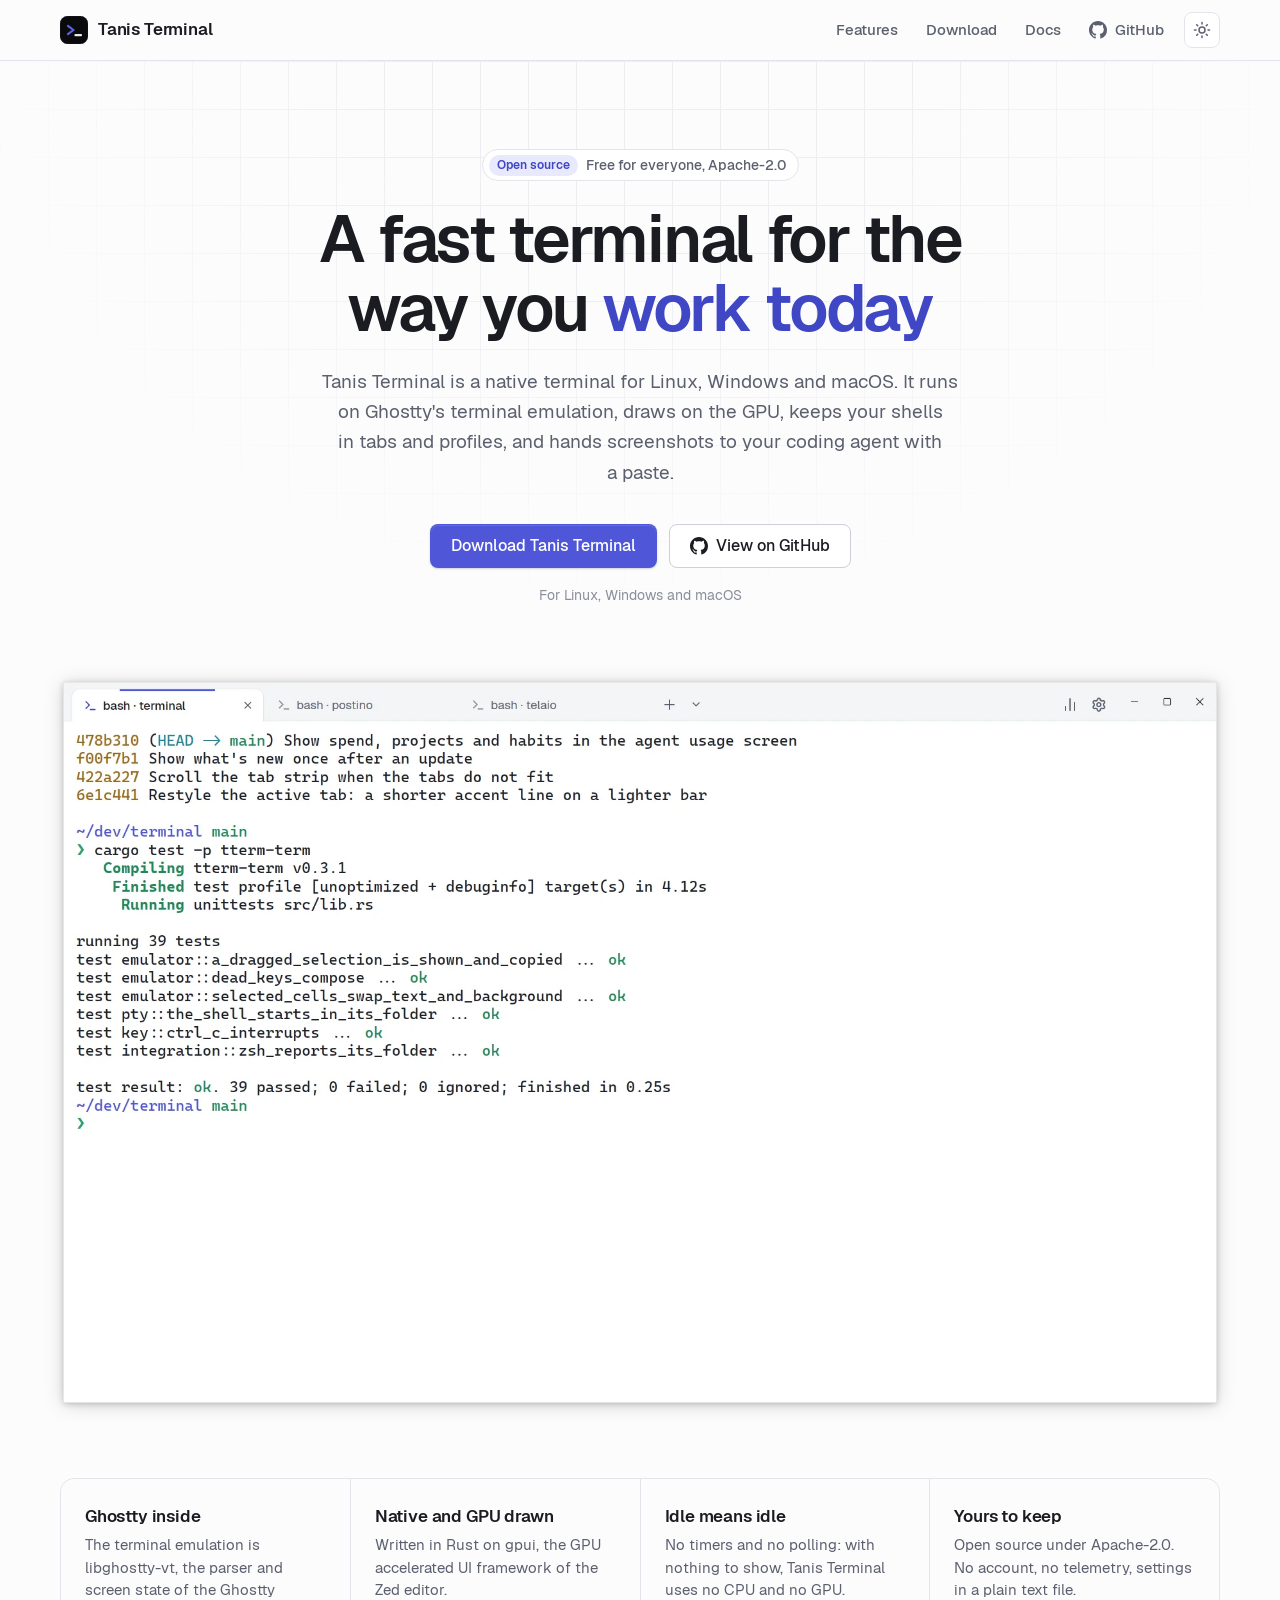
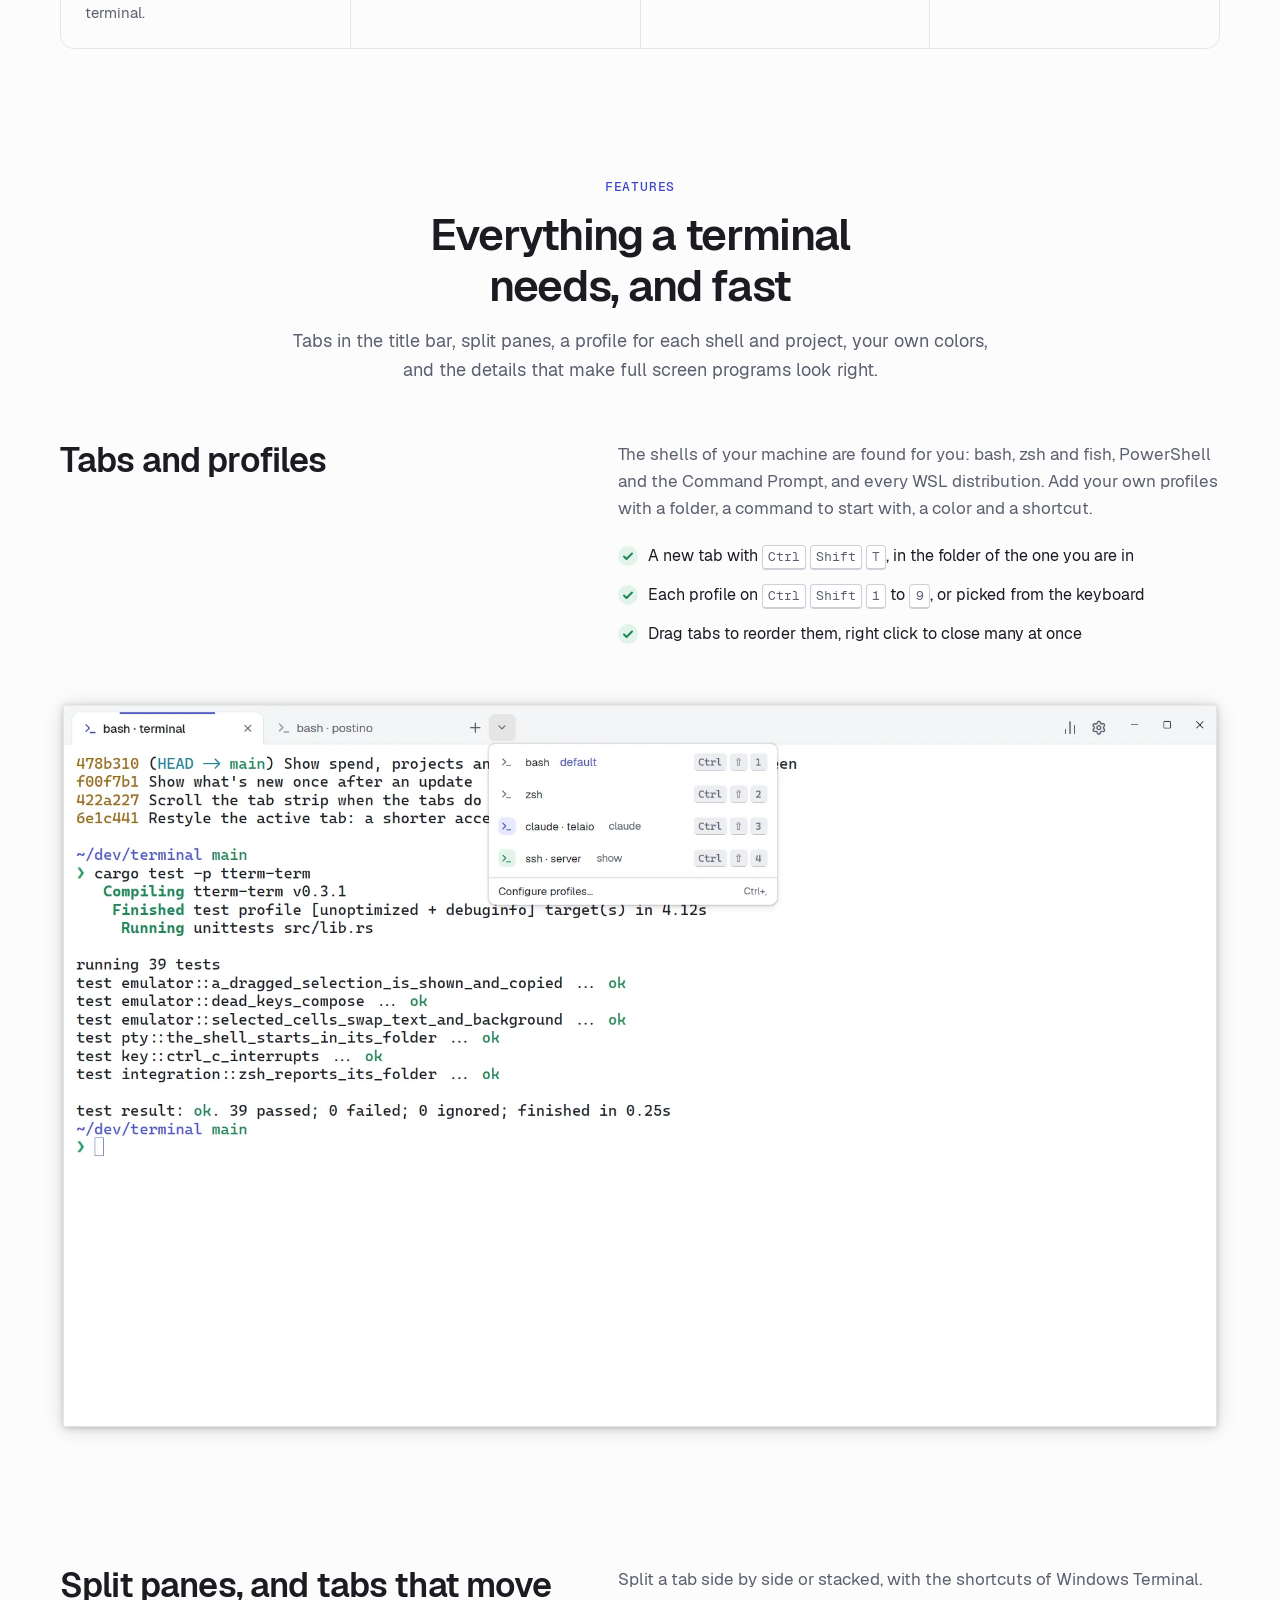
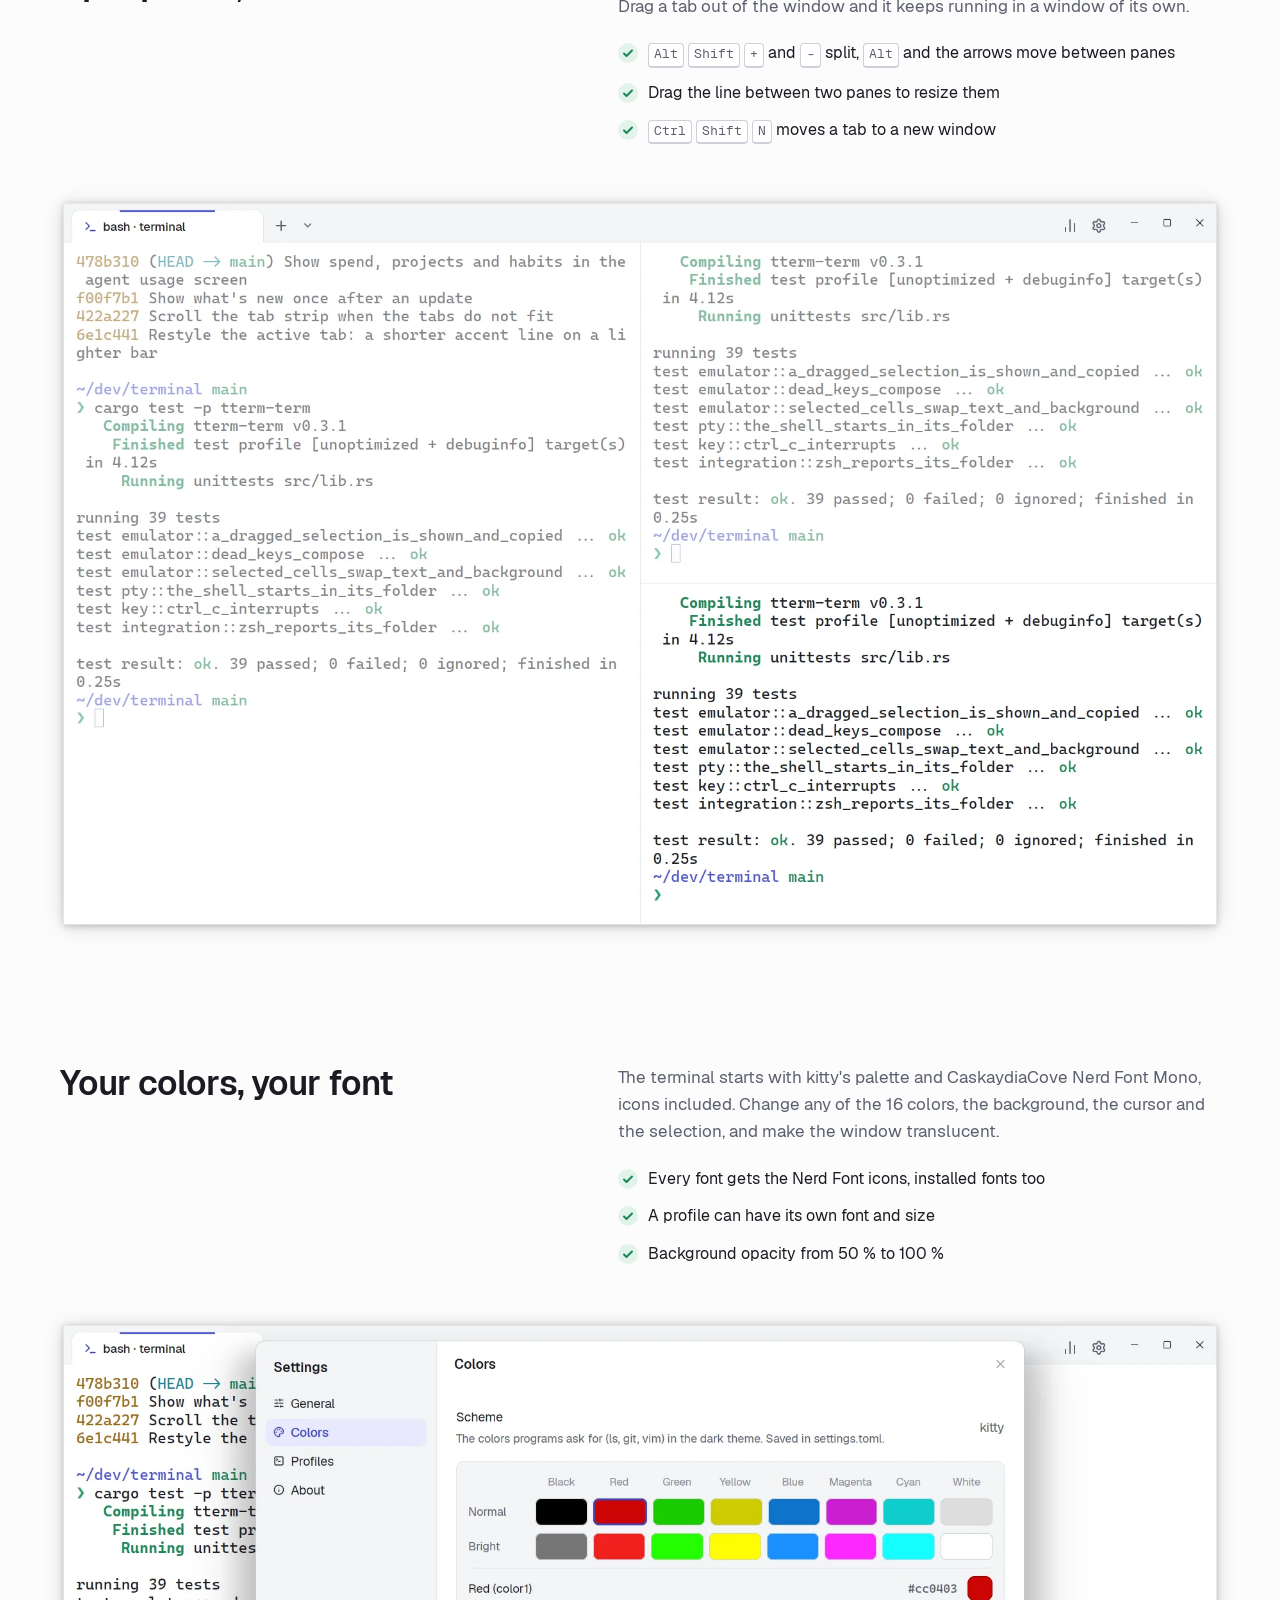
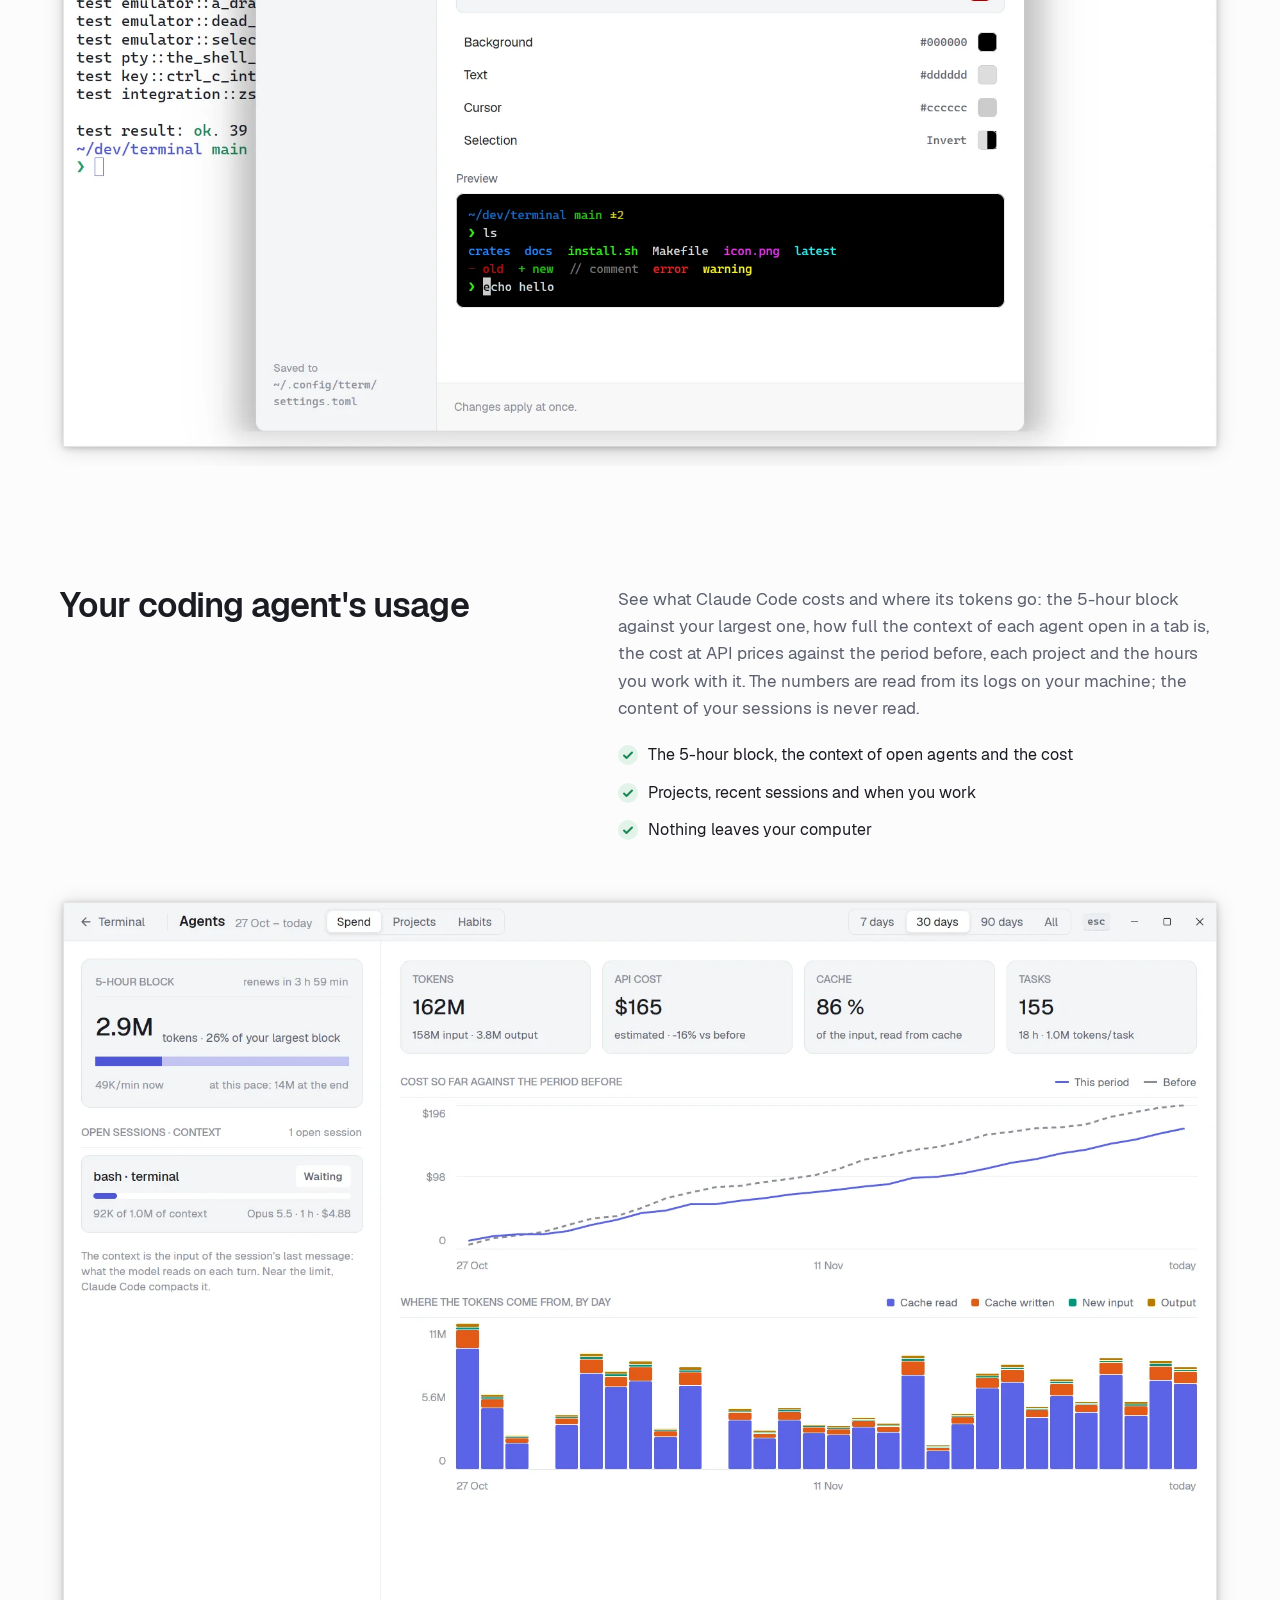
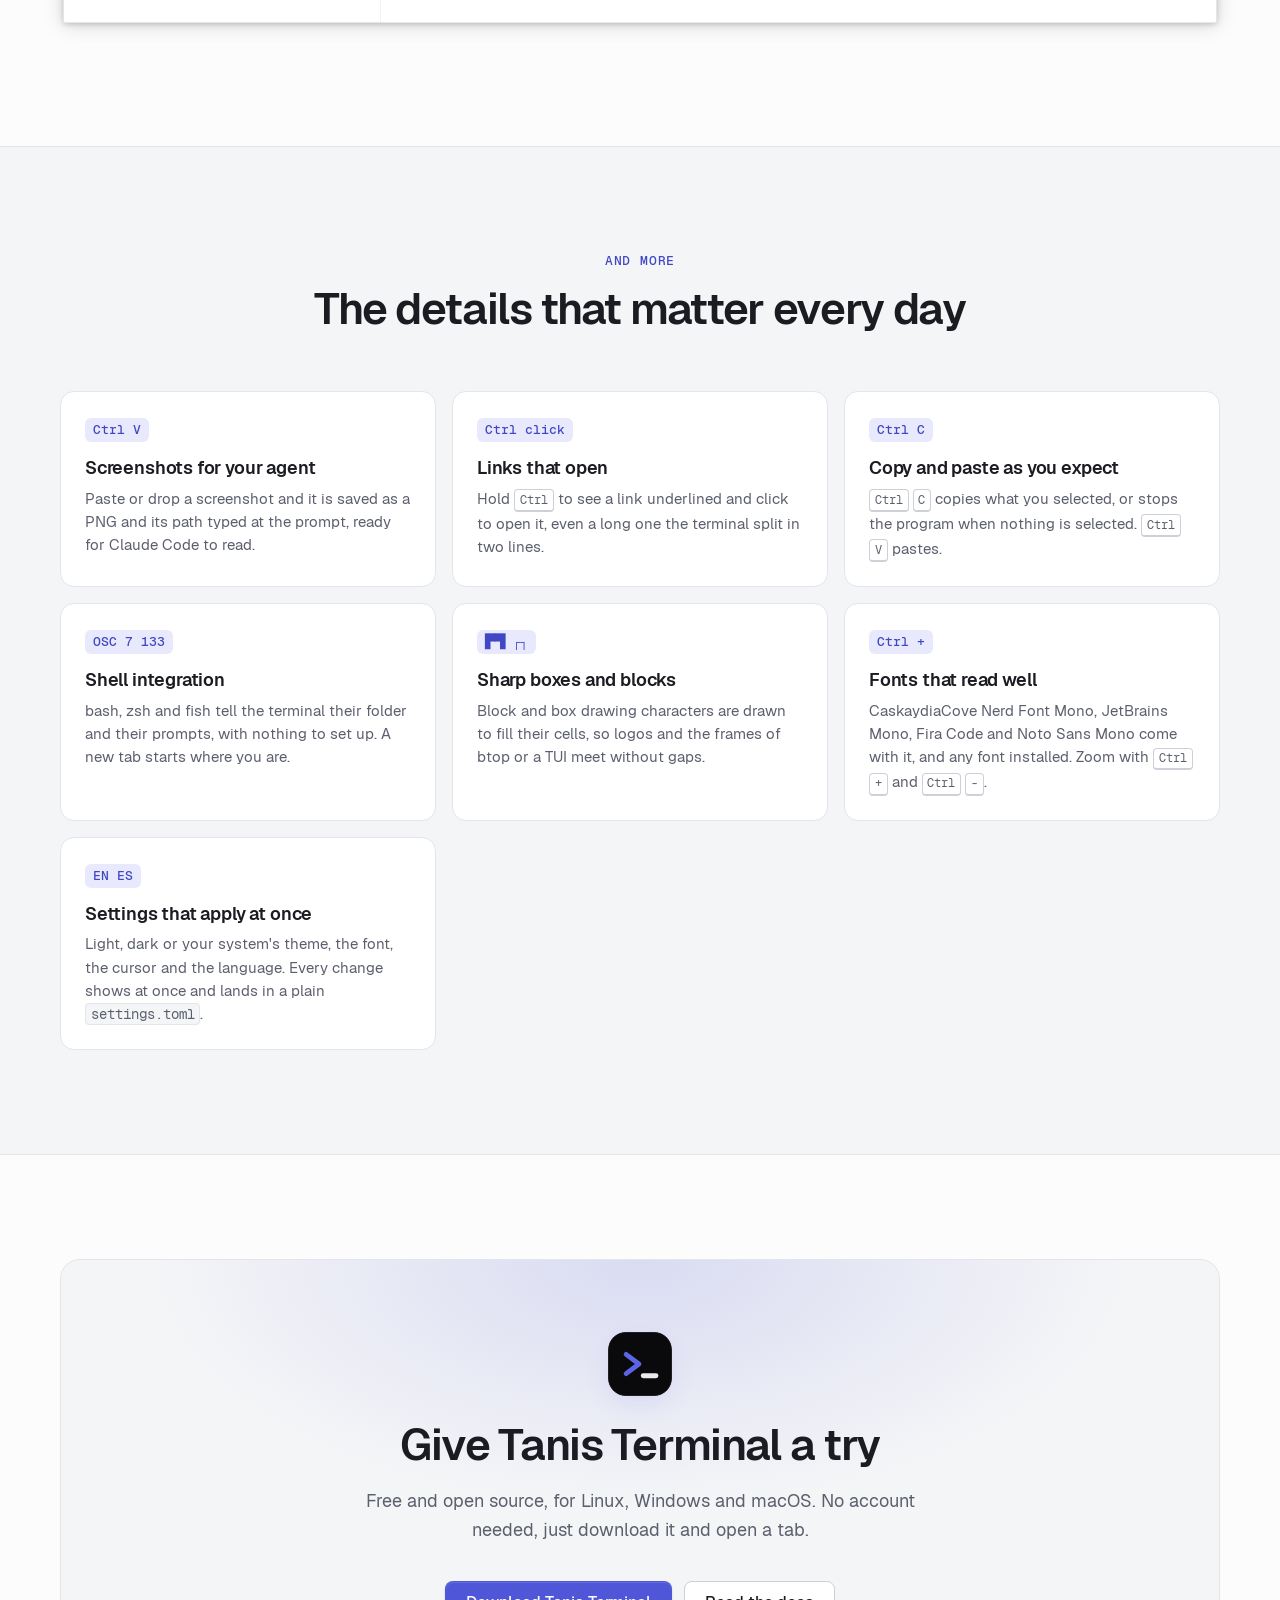
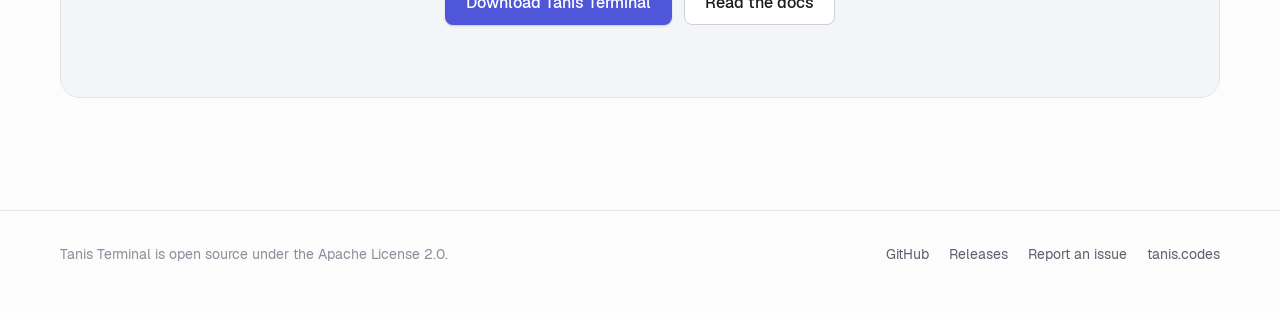
<file: site/index.html>
<!doctype html>
<html lang="en">
<head>
    <meta charset="utf-8">
    <meta name="viewport" content="width=device-width, initial-scale=1">
    <title>Tanis Terminal, a fast native terminal</title>
    <meta name="description" content="Tanis Terminal (tterm) is a fast, native terminal for Linux, Windows and macOS, built on Ghostty's terminal emulation. Tabs and profiles, screenshots ready for coding agents, and nothing running while idle.">
    <meta name="author" content="Estanislao Pérez Nartallo">
    <meta name="color-scheme" content="light dark">
    <meta name="theme-color" content="#fcfcfd" media="(prefers-color-scheme: light)">
    <meta name="theme-color" content="#15161a" media="(prefers-color-scheme: dark)">
    <link rel="canonical" href="https://terminal.tanis.codes/">
    <link rel="icon" href="favicon.ico" sizes="48x48">
    <link rel="icon" href="img/logo.svg" type="image/svg+xml">
    <link rel="apple-touch-icon" href="img/icon-512.png">
    <link rel="manifest" href="site.webmanifest">
    <meta property="og:type" content="website">
    <meta property="og:site_name" content="Tanis Terminal">
    <meta property="og:locale" content="en_US">
    <meta property="og:title" content="Tanis Terminal, a fast native terminal">
    <meta property="og:description" content="Tanis Terminal (tterm) is a fast, native terminal for Linux, Windows and macOS, built on Ghostty's terminal emulation. Tabs and profiles, screenshots ready for coding agents, and nothing running while idle.">
    <meta property="og:url" content="https://terminal.tanis.codes/">
    <meta property="og:image" content="https://terminal.tanis.codes/img/og.png">
    <meta property="og:image:type" content="image/png">
    <meta property="og:image:width" content="1200">
    <meta property="og:image:height" content="630">
    <meta property="og:image:alt" content="The Tanis Terminal window: three tabs in the title bar, a Git log and the output of cargo test.">
    <meta name="twitter:card" content="summary_large_image">
    <meta name="twitter:title" content="Tanis Terminal, a fast native terminal">
    <meta name="twitter:description" content="Tanis Terminal (tterm) is a fast, native terminal for Linux, Windows and macOS, built on Ghostty's terminal emulation. Tabs and profiles, screenshots ready for coding agents, and nothing running while idle.">
    <meta name="twitter:image" content="https://terminal.tanis.codes/img/og.png">
    <script type="application/ld+json">
    {
        "@context": "https://schema.org",
        "@type": "SoftwareApplication",
        "name": "Tanis Terminal",
        "alternateName": "tterm",
        "description": "A fast, native terminal emulator for Linux, Windows and macOS, built on libghostty-vt.",
        "url": "https://terminal.tanis.codes/",
        "downloadUrl": "https://terminal.tanis.codes/install.html",
        "applicationCategory": "DeveloperApplication",
        "operatingSystem": "Linux, Windows, macOS",
        "image": "https://terminal.tanis.codes/img/og.png",
        "screenshot": "https://terminal.tanis.codes/img/hero-light.webp",
        "license": "https://www.apache.org/licenses/LICENSE-2.0",
        "isAccessibleForFree": true,
        "offers": { "@type": "Offer", "price": "0", "priceCurrency": "USD" },
        "author": { "@type": "Person", "name": "Estanislao Pérez Nartallo", "url": "https://tanis.codes" },
        "sameAs": ["https://github.com/tanisperez/terminal"]
    }
    </script>
    <link rel="preload" href="fonts/Geist-Regular.woff2" as="font" type="font/woff2" crossorigin>
    <link rel="preload" href="fonts/Geist-SemiBold.woff2" as="font" type="font/woff2" crossorigin>
    <link rel="stylesheet" href="css/style.css">
    <script src="js/theme.js"></script>
</head>
<body>
    <a class="skip" href="#main">Skip to content</a>

    <header class="site-header">
        <div class="wrap">
            <a class="brand" href="./">
                <img src="img/logo.svg" alt="" width="28" height="28">
                Tanis Terminal
            </a>
            <nav class="nav" aria-label="Main">
                <a class="nav-wide" href="./#features">Features</a>
                <a href="install.html">Download</a>
                <a href="docs/">Docs</a>
                <a class="nav-github" href="https://github.com/tanisperez/terminal" aria-label="Tanis Terminal on GitHub">
                    <svg viewBox="0 0 16 16" aria-hidden="true"><path d="M8 0C3.58 0 0 3.58 0 8c0 3.54 2.29 6.53 5.47 7.59.4.07.55-.17.55-.38 0-.19-.01-.82-.01-1.49-2.01.37-2.53-.49-2.69-.94-.09-.23-.48-.94-.82-1.13-.28-.15-.68-.52-.01-.53.63-.01 1.08.58 1.23.82.72 1.21 1.87.87 2.33.66.07-.52.28-.87.51-1.07-1.78-.2-3.64-.89-3.64-3.95 0-.87.31-1.59.82-2.15-.08-.2-.36-1.02.08-2.12 0 0 .67-.21 2.2.82.64-.18 1.32-.27 2-.27.68 0 1.36.09 2 .27 1.53-1.04 2.2-.82 2.2-.82.44 1.1.16 1.92.08 2.12.51.56.82 1.27.82 2.15 0 3.07-1.87 3.75-3.65 3.95.29.25.54.73.54 1.48 0 1.07-.01 1.93-.01 2.2 0 .21.15.46.55.38A8.013 8.013 0 0016 8c0-4.42-3.58-8-8-8z"/></svg>
                    <span>GitHub</span>
                </a>
                <button class="theme-toggle" type="button" aria-label="Dark theme" title="Switch between light and dark">
                    <svg class="sun" viewBox="0 0 24 24" aria-hidden="true"><circle cx="12" cy="12" r="4"/><path d="M12 2v2M12 20v2M4.93 4.93l1.41 1.41M17.66 17.66l1.41 1.41M2 12h2M20 12h2M6.34 17.66l-1.41 1.41M19.07 4.93l-1.41 1.41"/></svg>
                    <svg class="moon" viewBox="0 0 24 24" aria-hidden="true"><path d="M12 3a6 6 0 0 0 9 9 9 9 0 1 1-9-9z"/></svg>
                </button>
            </nav>
        </div>
    </header>

    <main id="main">
        <section class="hero">
            <div class="wrap">
                <span class="eyebrow"><span class="pill">Open source</span> Free for everyone, Apache-2.0</span>
                <h1>A fast terminal for the way you <span class="accent">work today</span></h1>
                <p class="lead">Tanis Terminal is a native terminal for Linux, Windows and macOS. It runs on Ghostty's terminal emulation, draws on the GPU, keeps your shells in tabs and profiles, and hands screenshots to your coding agent with a paste.</p>
                <div class="actions">
                    <a class="btn btn-primary" href="install.html">Download Tanis Terminal</a>
                    <a class="btn btn-secondary" href="https://github.com/tanisperez/terminal">
                        <svg viewBox="0 0 16 16" aria-hidden="true"><path d="M8 0C3.58 0 0 3.58 0 8c0 3.54 2.29 6.53 5.47 7.59.4.07.55-.17.55-.38 0-.19-.01-.82-.01-1.49-2.01.37-2.53-.49-2.69-.94-.09-.23-.48-.94-.82-1.13-.28-.15-.68-.52-.01-.53.63-.01 1.08.58 1.23.82.72 1.21 1.87.87 2.33.66.07-.52.28-.87.51-1.07-1.78-.2-3.64-.89-3.64-3.95 0-.87.31-1.59.82-2.15-.08-.2-.36-1.02.08-2.12 0 0 .67-.21 2.2.82.64-.18 1.32-.27 2-.27.68 0 1.36.09 2 .27 1.53-1.04 2.2-.82 2.2-.82.44 1.1.16 1.92.08 2.12.51.56.82 1.27.82 2.15 0 3.07-1.87 3.75-3.65 3.95.29.25.54.73.54 1.48 0 1.07-.01 1.93-.01 2.2 0 .21.15.46.55.38A8.013 8.013 0 0016 8c0-4.42-3.58-8-8-8z"/></svg>
                        View on GitHub
                    </a>
                </div>
                <p class="platforms"><span data-version hidden><a href="https://github.com/tanisperez/terminal/releases/latest">Version …</a> · </span>For Linux, Windows and macOS</p>

                <div class="hero-shot">
                    <div class="shot">
                        <img class="light" src="img/hero-light.webp" width="1860" height="1185" fetchpriority="high"
                            alt="The Tanis Terminal window: three tabs in the title bar, a Git log and the output of cargo test.">
                        <img class="dark" src="img/hero-dark.webp" width="1860" height="1185" fetchpriority="high"
                            alt="The Tanis Terminal window: three tabs in the title bar, a Git log and the output of cargo test.">
                    </div>
                </div>
            </div>
        </section>

        <section class="highlights" aria-label="Highlights">
            <div class="wrap">
                <ul>
                    <li><strong>Ghostty inside</strong><span>The terminal emulation is libghostty-vt, the parser and screen state of the Ghostty terminal.</span></li>
                    <li><strong>Native and GPU drawn</strong><span>Written in Rust on gpui, the GPU accelerated UI framework of the Zed editor.</span></li>
                    <li><strong>Idle means idle</strong><span>No timers and no polling: with nothing to show, Tanis Terminal uses no CPU and no GPU.</span></li>
                    <li><strong>Yours to keep</strong><span>Open source under Apache-2.0. No account, no telemetry, settings in a plain text file.</span></li>
                </ul>
            </div>
        </section>

        <section class="section" id="features">
            <div class="wrap">
                <div class="section-head">
                    <span class="kicker">Features</span>
                    <h2>Everything a terminal needs, and fast</h2>
                    <p>Tabs in the title bar, split panes, a profile for each shell and project, your own colors, and the details that make full screen programs look right.</p>
                </div>

                <div class="features">
                    <article class="feature">
                        <div class="copy">
                            <h3>Tabs and profiles</h3>
                            <div class="text">
                                <p>The shells of your machine are found for you: bash, zsh and fish, PowerShell and the Command Prompt, and every WSL distribution. Add your own profiles with a folder, a command to start with, a color and a shortcut.</p>
                                <ul class="checks">
                                    <li>A new tab with <kbd>Ctrl</kbd> <kbd>Shift</kbd> <kbd>T</kbd>, in the folder of the one you are in</li>
                                    <li>Each profile on <kbd>Ctrl</kbd> <kbd>Shift</kbd> <kbd>1</kbd> to <kbd>9</kbd>, or picked from the keyboard</li>
                                    <li>Drag tabs to reorder them, right click to close many at once</li>
                                </ul>
                            </div>
                        </div>
                        <div class="shot">
                            <img class="light" src="img/profiles-light.webp" width="1860" height="1185" loading="lazy"
                                alt="The profiles menu open under the tab bar: the detected shells and three profiles of the user, each with its shortcut.">
                            <img class="dark" src="img/profiles-dark.webp" width="1860" height="1185" loading="lazy"
                                alt="The profiles menu open under the tab bar: the detected shells and three profiles of the user, each with its shortcut.">
                        </div>
                    </article>

                    <article class="feature">
                        <div class="copy">
                            <h3>Split panes, and tabs that move</h3>
                            <div class="text">
                                <p>Split a tab side by side or stacked, with the shortcuts of Windows Terminal. Drag a tab out of the window and it keeps running in a window of its own.</p>
                                <ul class="checks">
                                    <li><kbd>Alt</kbd> <kbd>Shift</kbd> <kbd>+</kbd> and <kbd>-</kbd> split, <kbd>Alt</kbd> and the arrows move between panes</li>
                                    <li>Drag the line between two panes to resize them</li>
                                    <li><kbd>Ctrl</kbd> <kbd>Shift</kbd> <kbd>N</kbd> moves a tab to a new window</li>
                                </ul>
                            </div>
                        </div>
                        <div class="shot">
                            <img class="light" src="img/panes-light.webp" width="1860" height="1185" loading="lazy"
                                alt="A tab split in three panes: one on the left and two stacked on the right, the ones without the focus dimmed.">
                            <img class="dark" src="img/panes-dark.webp" width="1860" height="1185" loading="lazy"
                                alt="A tab split in three panes: one on the left and two stacked on the right, the ones without the focus dimmed.">
                        </div>
                    </article>
                    <article class="feature">
                        <div class="copy">
                            <h3>Your colors, your font</h3>
                            <div class="text">
                                <p>The terminal starts with kitty's palette and CaskaydiaCove Nerd Font Mono, icons included. Change any of the 16 colors, the background, the cursor and the selection, and make the window translucent.</p>
                                <ul class="checks">
                                    <li>Every font gets the Nerd Font icons, installed fonts too</li>
                                    <li>A profile can have its own font and size</li>
                                    <li>Background opacity from 50 % to 100 %</li>
                                </ul>
                            </div>
                        </div>
                        <div class="shot">
                            <img class="light" src="img/colors-light.webp" width="1860" height="1185" loading="lazy"
                                alt="The Colors page of Settings: the 16 colors in two rows, the background, text, cursor and selection, and a preview.">
                            <img class="dark" src="img/colors-dark.webp" width="1860" height="1185" loading="lazy"
                                alt="The Colors page of Settings: the 16 colors in two rows, the background, text, cursor and selection, and a preview.">
                        </div>
                    </article>
                    <article class="feature">
                        <div class="copy">
                            <h3>Your coding agent's usage</h3>
                            <div class="text">
                                <p>See what Claude Code costs and where its tokens go: the 5-hour block against your largest one, how full the context of each agent open in a tab is, the cost at API prices against the period before, each project and the hours you work with it. The numbers are read from its logs on your machine; the content of your sessions is never read.</p>
                                <ul class="checks">
                                    <li>The 5-hour block, the context of open agents and the cost</li>
                                    <li>Projects, recent sessions and when you work</li>
                                    <li>Nothing leaves your computer</li>
                                </ul>
                            </div>
                        </div>
                        <div class="shot">
                            <img class="light" src="img/usage-light.webp" width="1860" height="1185" loading="lazy"
                                alt="The agent usage screen: the 5-hour block, the context of an agent open in a tab, tokens, cost at API prices, cache and tasks for 30 days, the cost so far against the period before and where the tokens come from each day.">
                            <img class="dark" src="img/usage-dark.webp" width="1860" height="1185" loading="lazy"
                                alt="The agent usage screen: the 5-hour block, the context of an agent open in a tab, tokens, cost at API prices, cache and tasks for 30 days, the cost so far against the period before and where the tokens come from each day.">
                        </div>
                    </article>
                </div>
            </div>
        </section>

        <section class="section section-alt" id="more">
            <div class="wrap">
                <div class="section-head">
                    <span class="kicker">And more</span>
                    <h2>The details that matter every day</h2>
                </div>
                <ul class="grid">
                    <li class="card">
                        <span class="badge">Ctrl V</span>
                        <h3>Screenshots for your agent</h3>
                        <p>Paste or drop a screenshot and it is saved as a PNG and its path typed at the prompt, ready for Claude Code to read.</p>
                    </li>
                    <li class="card">
                        <span class="badge">Ctrl click</span>
                        <h3>Links that open</h3>
                        <p>Hold <kbd>Ctrl</kbd> to see a link underlined and click to open it, even a long one the terminal split in two lines.</p>
                    </li>
                    <li class="card">
                        <span class="badge">Ctrl C</span>
                        <h3>Copy and paste as you expect</h3>
                        <p><kbd>Ctrl</kbd> <kbd>C</kbd> copies what you selected, or stops the program when nothing is selected. <kbd>Ctrl</kbd> <kbd>V</kbd> pastes.</p>
                    </li>
                    <li class="card">
                        <span class="badge">OSC 7 133</span>
                        <h3>Shell integration</h3>
                        <p>bash, zsh and fish tell the terminal their folder and their prompts, with nothing to set up. A new tab starts where you are.</p>
                    </li>
                    <li class="card">
                        <span class="badge">▛▜ ┌┐</span>
                        <h3>Sharp boxes and blocks</h3>
                        <p>Block and box drawing characters are drawn to fill their cells, so logos and the frames of btop or a TUI meet without gaps.</p>
                    </li>
                    <li class="card">
                        <span class="badge">Ctrl +</span>
                        <h3>Fonts that read well</h3>
                        <p>CaskaydiaCove Nerd Font Mono, JetBrains Mono, Fira Code and Noto Sans Mono come with it, and any font installed. Zoom with <kbd>Ctrl</kbd> <kbd>+</kbd> and <kbd>Ctrl</kbd> <kbd>-</kbd>.</p>
                    </li>
                    <li class="card">
                        <span class="badge">EN ES</span>
                        <h3>Settings that apply at once</h3>
                        <p>Light, dark or your system's theme, the font, the cursor and the language. Every change shows at once and lands in a plain <code>settings.toml</code>.</p>
                    </li>
                </ul>
            </div>
        </section>

        <section class="cta">
            <div class="wrap">
                <div class="cta-box">
                    <img src="img/logo.svg" alt="" width="64" height="64">
                    <h2>Give Tanis Terminal a try</h2>
                    <p>Free and open source, for Linux, Windows and macOS. No account needed, just download it and open a tab.</p>
                    <div class="actions">
                        <a class="btn btn-primary" href="install.html">Download Tanis Terminal</a>
                        <a class="btn btn-secondary" href="docs/">Read the docs</a>
                    </div>
                </div>
            </div>
        </section>
    </main>

    <footer class="site-footer">
        <div class="wrap">
            <span>Tanis Terminal is open source under the Apache License 2.0.</span>
            <nav aria-label="Footer">
                <a href="https://github.com/tanisperez/terminal">GitHub</a>
                <a href="https://github.com/tanisperez/terminal/releases">Releases</a>
                <a href="https://github.com/tanisperez/terminal/issues">Report an issue</a>
                <a href="https://tanis.codes">tanis.codes</a>
            </nav>
        </div>
    </footer>
</body>
</html>
</file>
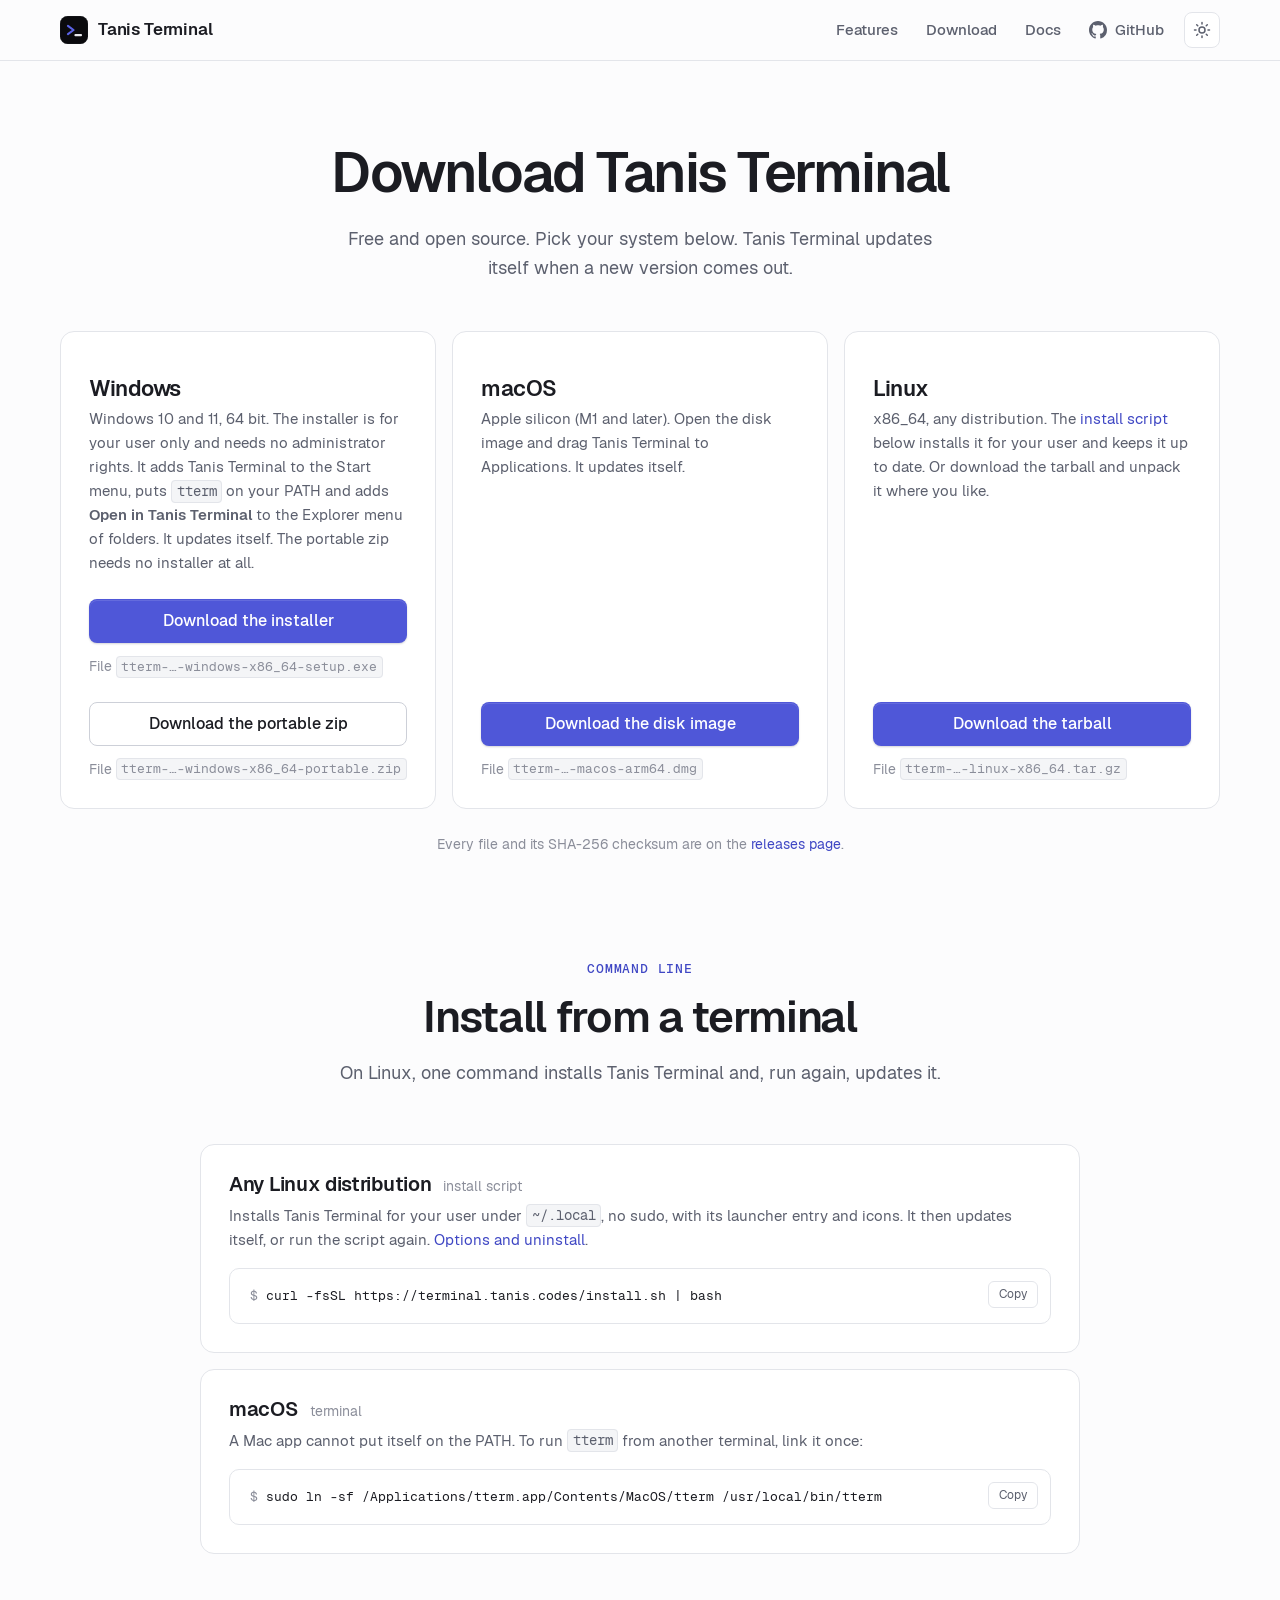
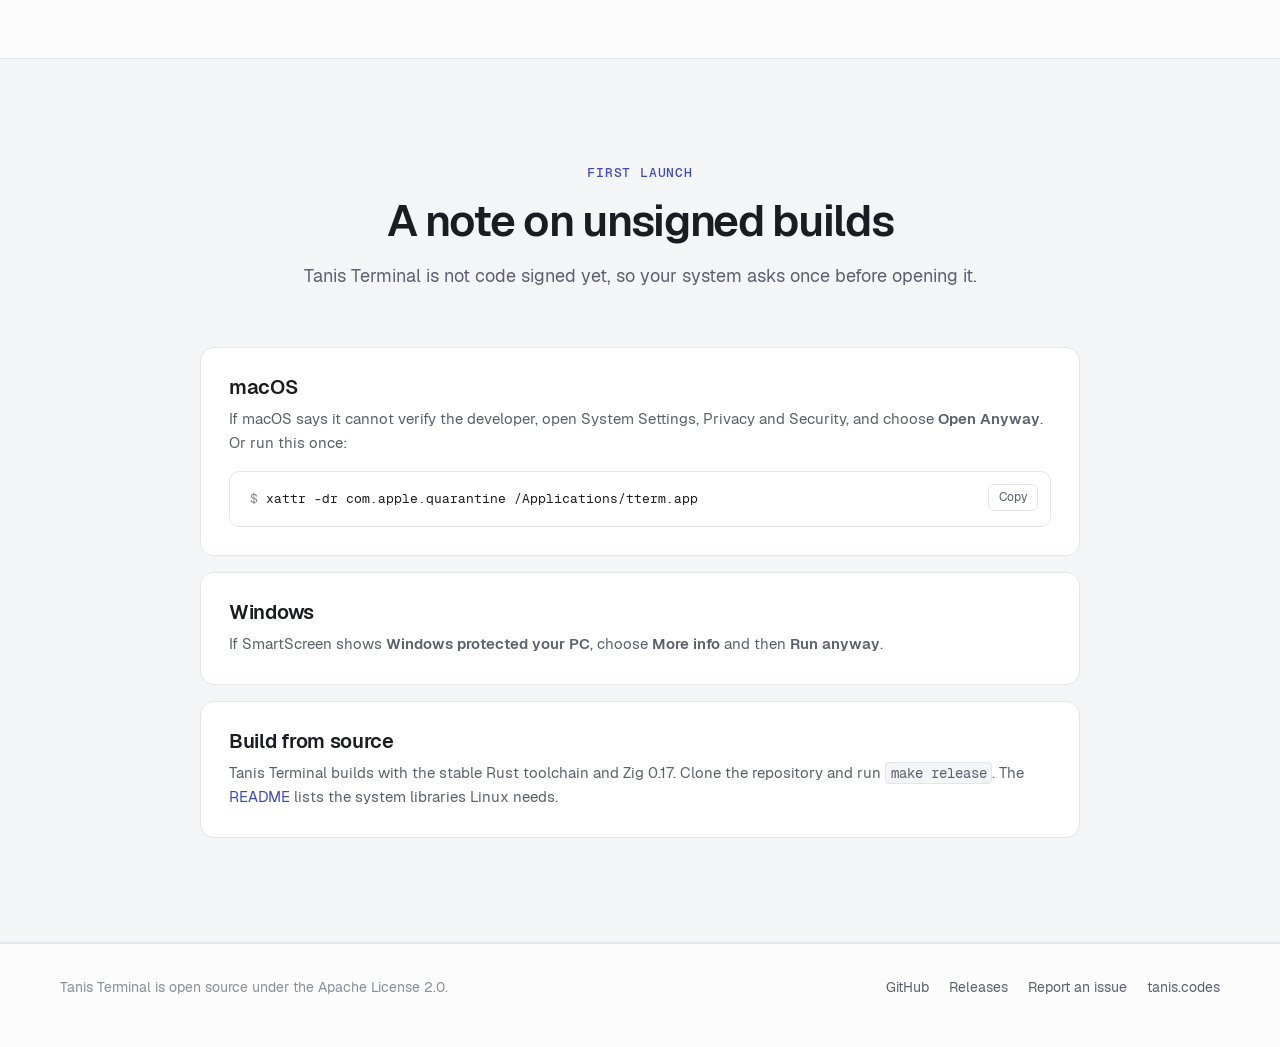
<file: site/install.html>
<!doctype html>
<html lang="en">
<head>
    <meta charset="utf-8">
    <meta name="viewport" content="width=device-width, initial-scale=1">
    <title>Download Tanis Terminal</title>
    <meta name="description" content="Download Tanis Terminal for Windows, macOS or Linux: the Windows installer or portable zip, the macOS disk image, or the Linux install script and tarball.">
    <meta name="author" content="Estanislao Pérez Nartallo">
    <meta name="color-scheme" content="light dark">
    <meta name="theme-color" content="#fcfcfd" media="(prefers-color-scheme: light)">
    <meta name="theme-color" content="#15161a" media="(prefers-color-scheme: dark)">
    <link rel="canonical" href="https://terminal.tanis.codes/install.html">
    <link rel="icon" href="favicon.ico" sizes="48x48">
    <link rel="icon" href="img/logo.svg" type="image/svg+xml">
    <link rel="apple-touch-icon" href="img/icon-512.png">
    <link rel="manifest" href="site.webmanifest">
    <meta property="og:type" content="website">
    <meta property="og:site_name" content="Tanis Terminal">
    <meta property="og:locale" content="en_US">
    <meta property="og:title" content="Download Tanis Terminal">
    <meta property="og:description" content="Download Tanis Terminal for Windows, macOS or Linux: the Windows installer or portable zip, the macOS disk image, or the Linux install script and tarball.">
    <meta property="og:url" content="https://terminal.tanis.codes/install.html">
    <meta property="og:image" content="https://terminal.tanis.codes/img/og.png">
    <meta property="og:image:type" content="image/png">
    <meta property="og:image:width" content="1200">
    <meta property="og:image:height" content="630">
    <meta property="og:image:alt" content="The Tanis Terminal window: three tabs in the title bar, a Git log and the output of cargo test.">
    <meta name="twitter:card" content="summary_large_image">
    <meta name="twitter:title" content="Download Tanis Terminal">
    <meta name="twitter:description" content="Download Tanis Terminal for Windows, macOS or Linux: the Windows installer or portable zip, the macOS disk image, or the Linux install script and tarball.">
    <meta name="twitter:image" content="https://terminal.tanis.codes/img/og.png">
    <link rel="preload" href="fonts/Geist-Regular.woff2" as="font" type="font/woff2" crossorigin>
    <link rel="preload" href="fonts/Geist-SemiBold.woff2" as="font" type="font/woff2" crossorigin>
    <link rel="stylesheet" href="css/style.css">
    <script src="js/theme.js"></script>
    <script src="js/copy.js" defer></script>
</head>
<body>
    <a class="skip" href="#main">Skip to content</a>

    <header class="site-header">
        <div class="wrap">
            <a class="brand" href="./">
                <img src="img/logo.svg" alt="" width="28" height="28">
                Tanis Terminal
            </a>
            <nav class="nav" aria-label="Main">
                <a class="nav-wide" href="./#features">Features</a>
                <a href="install.html">Download</a>
                <a href="docs/">Docs</a>
                <a class="nav-github" href="https://github.com/tanisperez/terminal" aria-label="Tanis Terminal on GitHub">
                    <svg viewBox="0 0 16 16" aria-hidden="true"><path d="M8 0C3.58 0 0 3.58 0 8c0 3.54 2.29 6.53 5.47 7.59.4.07.55-.17.55-.38 0-.19-.01-.82-.01-1.49-2.01.37-2.53-.49-2.69-.94-.09-.23-.48-.94-.82-1.13-.28-.15-.68-.52-.01-.53.63-.01 1.08.58 1.23.82.72 1.21 1.87.87 2.33.66.07-.52.28-.87.51-1.07-1.78-.2-3.64-.89-3.64-3.95 0-.87.31-1.59.82-2.15-.08-.2-.36-1.02.08-2.12 0 0 .67-.21 2.2.82.64-.18 1.32-.27 2-.27.68 0 1.36.09 2 .27 1.53-1.04 2.2-.82 2.2-.82.44 1.1.16 1.92.08 2.12.51.56.82 1.27.82 2.15 0 3.07-1.87 3.75-3.65 3.95.29.25.54.73.54 1.48 0 1.07-.01 1.93-.01 2.2 0 .21.15.46.55.38A8.013 8.013 0 0016 8c0-4.42-3.58-8-8-8z"/></svg>
                    <span>GitHub</span>
                </a>
                <button class="theme-toggle" type="button" aria-label="Dark theme" title="Switch between light and dark">
                    <svg class="sun" viewBox="0 0 24 24" aria-hidden="true"><circle cx="12" cy="12" r="4"/><path d="M12 2v2M12 20v2M4.93 4.93l1.41 1.41M17.66 17.66l1.41 1.41M2 12h2M20 12h2M6.34 17.66l-1.41 1.41M19.07 4.93l-1.41 1.41"/></svg>
                    <svg class="moon" viewBox="0 0 24 24" aria-hidden="true"><path d="M12 3a6 6 0 0 0 9 9 9 9 0 1 1-9-9z"/></svg>
                </button>
            </nav>
        </div>
    </header>

    <main id="main">
        <section class="page-head">
            <div class="wrap">
                <h1>Download Tanis Terminal</h1>
                <p>Free and open source. Pick your system below. Tanis Terminal updates itself when a new version comes out.</p>
            </div>
        </section>

        <section aria-label="Downloads">
            <div class="wrap">
                <ul class="downloads">
                    <li class="download">
                        <h2>Windows</h2>
                        <p>Windows 10 and 11, 64 bit. The installer is for your user only and needs no administrator rights. It adds Tanis Terminal to the Start menu, puts <code>tterm</code> on your PATH and adds <strong>Open in Tanis Terminal</strong> to the Explorer menu of folders. It updates itself. The portable zip needs no installer at all.</p>
                        <a class="btn btn-primary" href="https://github.com/tanisperez/terminal/releases/latest" data-asset="tterm-…-windows-x86_64-setup.exe">Download the installer</a>
                        <span class="alt">File <code data-file>tterm-…-windows-x86_64-setup.exe</code></span>
                        <a class="btn btn-secondary" href="https://github.com/tanisperez/terminal/releases/latest" data-asset="tterm-…-windows-x86_64-portable.zip">Download the portable zip</a>
                        <span class="alt">File <code data-file>tterm-…-windows-x86_64-portable.zip</code></span>
                    </li>
                    <li class="download">
                        <h2>macOS</h2>
                        <p>Apple silicon (M1 and later). Open the disk image and drag Tanis Terminal to Applications. It updates itself.</p>
                        <a class="btn btn-primary" href="https://github.com/tanisperez/terminal/releases/latest" data-asset="tterm-…-macos-arm64.dmg">Download the disk image</a>
                        <span class="alt">File <code data-file>tterm-…-macos-arm64.dmg</code></span>
                    </li>
                    <li class="download" id="linux">
                        <h2>Linux</h2>
                        <p>x86_64, any distribution. The <a href="#install-script">install script</a> below installs it for your user and keeps it up to date. Or download the tarball and unpack it where you like.</p>
                        <a class="btn btn-primary" href="https://github.com/tanisperez/terminal/releases/latest" data-asset="tterm-…-linux-x86_64.tar.gz">Download the tarball</a>
                        <span class="alt">File <code data-file>tterm-…-linux-x86_64.tar.gz</code></span>
                    </li>
                </ul>
                <p class="release-line"><span data-version hidden><a href="https://github.com/tanisperez/terminal/releases/latest">Version …</a> · </span>Every file and its SHA-256 checksum are on the <a href="https://github.com/tanisperez/terminal/releases">releases page</a>.</p>
            </div>
        </section>

        <section class="section" id="command-line">
            <div class="wrap">
                <div class="section-head">
                    <span class="kicker">Command line</span>
                    <h2>Install from a terminal</h2>
                    <p>On Linux, one command installs Tanis Terminal and, run again, updates it.</p>
                </div>

                <div class="channels">
                    <article class="channel" id="install-script">
                        <h3>Any Linux distribution <small>install script</small></h3>
                        <p>Installs Tanis Terminal for your user under <code>~/.local</code>, no sudo, with its launcher entry and icons. It then updates itself, or run the script again. <a href="docs/installation.html#install-script">Options and uninstall</a>.</p>
                        <div class="code">
<pre><span class="prompt">$ </span>curl -fsSL https://terminal.tanis.codes/install.sh | bash</pre>
                        </div>
                    </article>
                    <article class="channel">
                        <h3>macOS <small>terminal</small></h3>
                        <p>A Mac app cannot put itself on the PATH. To run <code>tterm</code> from another terminal, link it once:</p>
                        <div class="code">
<pre><span class="prompt">$ </span>sudo ln -sf /Applications/tterm.app/Contents/MacOS/tterm /usr/local/bin/tterm</pre>
                        </div>
                    </article>
                </div>
            </div>
        </section>

        <section class="section section-alt" id="first-launch">
            <div class="wrap">
                <div class="section-head">
                    <span class="kicker">First launch</span>
                    <h2>A note on unsigned builds</h2>
                    <p>Tanis Terminal is not code signed yet, so your system asks once before opening it.</p>
                </div>
                <div class="channels">
                    <article class="channel">
                        <h3>macOS</h3>
                        <p>If macOS says it cannot verify the developer, open System Settings, Privacy and Security, and choose <strong>Open Anyway</strong>. Or run this once:</p>
                        <div class="code">
<pre><span class="prompt">$ </span>xattr -dr com.apple.quarantine /Applications/tterm.app</pre>
                        </div>
                    </article>
                    <article class="channel">
                        <h3>Windows</h3>
                        <p>If SmartScreen shows <strong>Windows protected your PC</strong>, choose <strong>More info</strong> and then <strong>Run anyway</strong>.</p>
                    </article>
                    <article class="channel">
                        <h3>Build from source</h3>
                        <p>Tanis Terminal builds with the stable Rust toolchain and Zig 0.17. Clone the repository and run <code>make release</code>. The <a href="https://github.com/tanisperez/terminal#building-from-source">README</a> lists the system libraries Linux needs.</p>
                    </article>
                </div>
            </div>
        </section>
    </main>

    <footer class="site-footer">
        <div class="wrap">
            <span>Tanis Terminal is open source under the Apache License 2.0.</span>
            <nav aria-label="Footer">
                <a href="https://github.com/tanisperez/terminal">GitHub</a>
                <a href="https://github.com/tanisperez/terminal/releases">Releases</a>
                <a href="https://github.com/tanisperez/terminal/issues">Report an issue</a>
                <a href="https://tanis.codes">tanis.codes</a>
            </nav>
        </div>
    </footer>
</body>
</html>
</file>
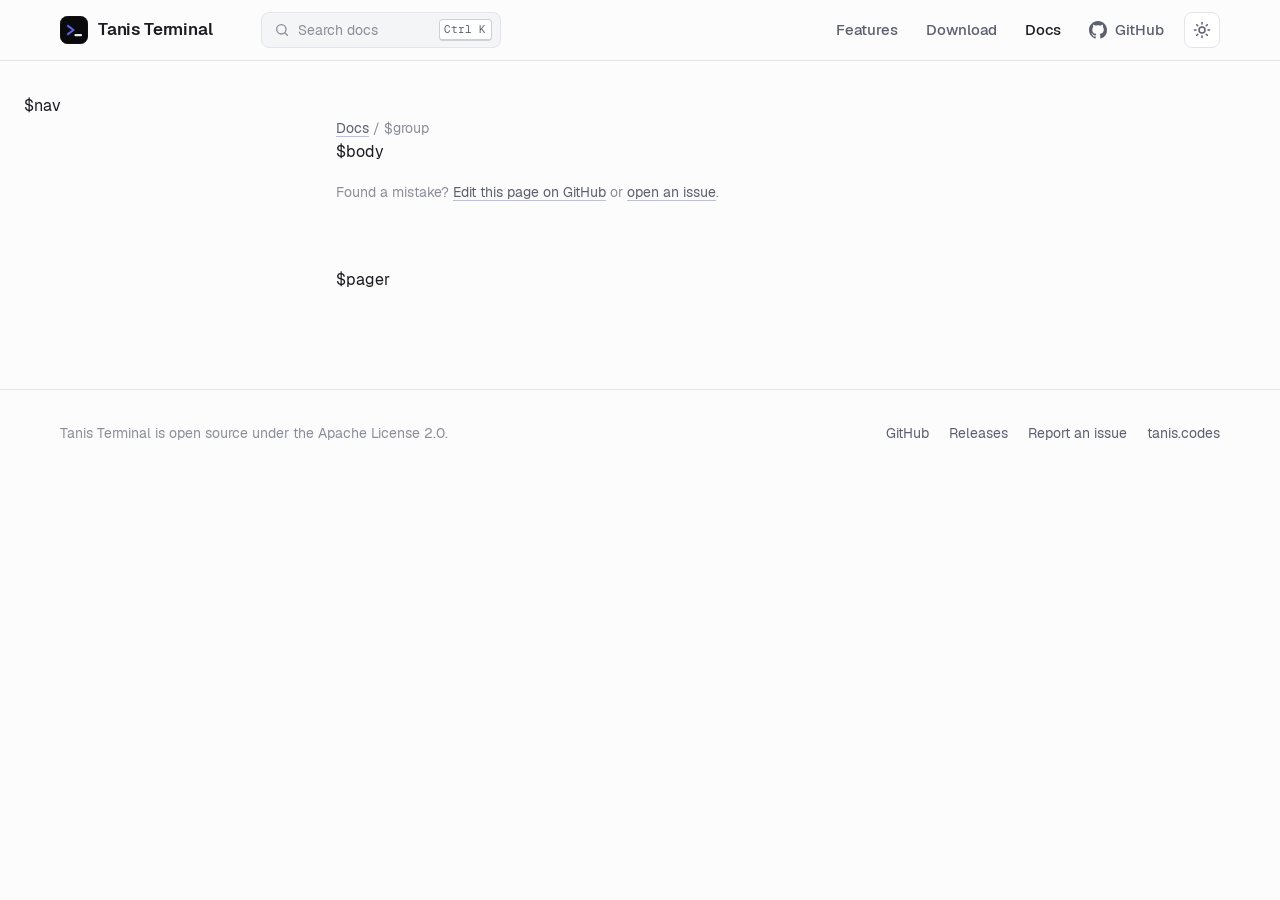
<file: site/docs-src/template.html>
<!doctype html>
<html lang="en">
<head>
    <meta charset="utf-8">
    <meta name="viewport" content="width=device-width, initial-scale=1">
    <title>$title · Tanis Terminal docs</title>
    <meta name="description" content="$description">
    <meta name="color-scheme" content="light dark">
    <meta name="theme-color" content="#fcfcfd" media="(prefers-color-scheme: light)">
    <meta name="theme-color" content="#15161a" media="(prefers-color-scheme: dark)">
    <meta name="author" content="Estanislao Pérez Nartallo">
    <link rel="canonical" href="https://terminal.tanis.codes/docs/$canonical">
    <link rel="icon" href="../favicon.ico" sizes="48x48">
    <link rel="icon" href="../img/logo.svg" type="image/svg+xml">
    <link rel="apple-touch-icon" href="../img/icon-512.png">
    <link rel="manifest" href="../site.webmanifest">
    <meta property="og:type" content="website">
    <meta property="og:site_name" content="Tanis Terminal">
    <meta property="og:locale" content="en_US">
    <meta property="og:title" content="$og_title">
    <meta property="og:description" content="$description">
    <meta property="og:url" content="https://terminal.tanis.codes/docs/$canonical">
    <meta property="og:image" content="https://terminal.tanis.codes/img/og.png">
    <meta property="og:image:type" content="image/png">
    <meta property="og:image:width" content="1200">
    <meta property="og:image:height" content="630">
    <meta property="og:image:alt" content="The Tanis Terminal window: three tabs in the title bar, a Git log and the output of cargo test.">
    <meta name="twitter:card" content="summary_large_image">
    <meta name="twitter:title" content="$og_title">
    <meta name="twitter:description" content="$description">
    <meta name="twitter:image" content="https://terminal.tanis.codes/img/og.png">
    <meta name="twitter:image:alt" content="The Tanis Terminal window: three tabs in the title bar, a Git log and the output of cargo test.">
    <script type="application/ld+json">
$json_ld
    </script>
    <link rel="preload" href="../fonts/Geist-Regular.woff2" as="font" type="font/woff2" crossorigin>
    <link rel="preload" href="../fonts/Geist-SemiBold.woff2" as="font" type="font/woff2" crossorigin>
    <link rel="stylesheet" href="../css/style.css">
    <link rel="stylesheet" href="../css/docs.css">
    <script src="../js/theme.js"></script>
    <script src="../js/docs.js" defer></script>
</head>
<body>
    <a class="skip" href="#main">Skip to content</a>

    <header class="site-header">
        <div class="wrap">
            <a class="brand" href="../">
                <img src="../img/logo.svg" alt="" width="28" height="28">
                Tanis Terminal
            </a>
            <button class="search-trigger" type="button" aria-label="Search the documentation">
                <svg viewBox="0 0 24 24" aria-hidden="true"><circle cx="11" cy="11" r="7"/><path d="m20 20-3.5-3.5"/></svg>
                <span class="label">Search docs</span>
                <kbd>Ctrl K</kbd>
            </button>
            <nav class="nav" aria-label="Main">
                <a class="nav-wide" href="../#features">Features</a>
                <a href="../install.html">Download</a>
                <a href="./" aria-current="page">Docs</a>
                <a class="nav-github" href="https://github.com/tanisperez/terminal" aria-label="Tanis Terminal on GitHub">
                    <svg viewBox="0 0 16 16" aria-hidden="true"><path d="M8 0C3.58 0 0 3.58 0 8c0 3.54 2.29 6.53 5.47 7.59.4.07.55-.17.55-.38 0-.19-.01-.82-.01-1.49-2.01.37-2.53-.49-2.69-.94-.09-.23-.48-.94-.82-1.13-.28-.15-.68-.52-.01-.53.63-.01 1.08.58 1.23.82.72 1.21 1.87.87 2.33.66.07-.52.28-.87.51-1.07-1.78-.2-3.64-.89-3.64-3.95 0-.87.31-1.59.82-2.15-.08-.2-.36-1.02.08-2.12 0 0 .67-.21 2.2.82.64-.18 1.32-.27 2-.27.68 0 1.36.09 2 .27 1.53-1.04 2.2-.82 2.2-.82.44 1.1.16 1.92.08 2.12.51.56.82 1.27.82 2.15 0 3.07-1.87 3.75-3.65 3.95.29.25.54.73.54 1.48 0 1.07-.01 1.93-.01 2.2 0 .21.15.46.55.38A8.013 8.013 0 0016 8c0-4.42-3.58-8-8-8z"/></svg>
                    <span>GitHub</span>
                </a>
                <button class="theme-toggle" type="button" aria-label="Dark theme" title="Switch between light and dark">
                    <svg class="sun" viewBox="0 0 24 24" aria-hidden="true"><circle cx="12" cy="12" r="4"/><path d="M12 2v2M12 20v2M4.93 4.93l1.41 1.41M17.66 17.66l1.41 1.41M2 12h2M20 12h2M6.34 17.66l-1.41 1.41M19.07 4.93l-1.41 1.41"/></svg>
                    <svg class="moon" viewBox="0 0 24 24" aria-hidden="true"><path d="M12 3a6 6 0 0 0 9 9 9 9 0 1 1-9-9z"/></svg>
                </button>
            </nav>
        </div>
    </header>

    <div class="docs">
        <button class="docs-menu" type="button" aria-expanded="false" aria-controls="docs-nav">
            <svg viewBox="0 0 24 24" aria-hidden="true"><path d="M4 6h16M4 12h16M4 18h16"/></svg>
            Menu
        </button>
        <nav class="docs-nav" id="docs-nav" aria-label="Documentation">
$nav
        </nav>

        <main class="docs-main" id="main">
            <article class="article">
                <p class="breadcrumb"><a href="./">Docs</a> / $group</p>
$body
                <p class="page-meta">Found a mistake? <a href="https://github.com/tanisperez/terminal/edit/main/site/docs-src/pages/$file">Edit this page on GitHub</a> or <a href="https://github.com/tanisperez/terminal/issues">open an issue</a>.</p>
                <nav class="pager" aria-label="Previous and next page">
$pager
                </nav>
            </article>
        </main>

        <aside class="docs-toc" aria-label="On this page"></aside>
    </div>

    <footer class="site-footer">
        <div class="wrap">
            <span>Tanis Terminal is open source under the Apache License 2.0.</span>
            <nav aria-label="Footer">
                <a href="https://github.com/tanisperez/terminal">GitHub</a>
                <a href="https://github.com/tanisperez/terminal/releases">Releases</a>
                <a href="https://github.com/tanisperez/terminal/issues">Report an issue</a>
                <a href="https://tanis.codes">tanis.codes</a>
            </nav>
        </div>
    </footer>

    <dialog class="search-dialog" aria-label="Search the documentation">
        <div class="search-box">
            <svg viewBox="0 0 24 24" aria-hidden="true"><circle cx="11" cy="11" r="7"/><path d="m20 20-3.5-3.5"/></svg>
            <input type="search" placeholder="Search the docs" aria-label="Search the docs" autocomplete="off" spellcheck="false">
            <kbd>Esc</kbd>
        </div>
        <ul class="search-results" role="listbox" aria-label="Results"></ul>
        <div class="search-foot">
            <span><kbd>↑</kbd><kbd>↓</kbd>to move</span>
            <span><kbd>↵</kbd>to open</span>
            <span><kbd>/</kbd>or <kbd>Ctrl K</kbd>to search from any page</span>
        </div>
    </dialog>
</body>
</html>
</file>
<file: site/css/style.css>
/* Tanis Terminal website, built from Postino's. Colors, type and radii come from telaio's design system,
   which tterm uses unchanged (docs/design-system.md). Plain CSS, no build step. */

@font-face {
    font-family: "Geist";
    src: url("../fonts/Geist-Regular.woff2") format("woff2");
    font-weight: 400;
    font-display: swap;
}
@font-face {
    font-family: "Geist";
    src: url("../fonts/Geist-Medium.woff2") format("woff2");
    font-weight: 500;
    font-display: swap;
}
@font-face {
    font-family: "Geist";
    src: url("../fonts/Geist-SemiBold.woff2") format("woff2");
    font-weight: 600;
    font-display: swap;
}
@font-face {
    font-family: "Geist Mono";
    src: url("../fonts/GeistMono-Regular.woff2") format("woff2");
    font-weight: 400;
    font-display: swap;
}
@font-face {
    font-family: "Geist Mono";
    src: url("../fonts/GeistMono-Medium.woff2") format("woff2");
    font-weight: 500 600;
    font-display: swap;
}

/* Tokens */

:root {
    color-scheme: light dark;

    --bg: light-dark(#fcfcfd, #15161a);
    --surface: light-dark(#f4f5f7, #1b1c21);
    --raised: light-dark(#ffffff, #23252c);
    --border: light-dark(#e3e5ea, #2c2e36);
    --border-strong: light-dark(#cdd0d8, #3b3e48);
    --fg: light-dark(#1b1c22, #e9eaee);
    --fg-muted: light-dark(#5c606e, #a0a3ae);
    --fg-subtle: light-dark(#8b8e9a, #6f7280);
    --accent: light-dark(#4f57d8, #5b63e6);
    --accent-hover: light-dark(#434bc9, #6a72ee);
    --accent-fg: #ffffff;
    --accent-text: light-dark(#3f47c4, #a3a9ff);
    --accent-subtle: light-dark(#e8e9fd, #272b4d);
    --hover: light-dark(#eceef2, #25272e);
    --success: light-dark(#1d8657, #4fc88f);
    --success-subtle: light-dark(#e2f4ea, #15302a);
    --warning: light-dark(#9a6500, #e8b75a);
    --danger: light-dark(#cf3535, #f27171);
    --danger-subtle: light-dark(#fde7e7, #3b1e21);
    --info: light-dark(#1c6fb0, #62b3f0);
    --m-patch: light-dark(#7a4fd6, #b597f7);
    --syn-key: light-dark(#3f47c4, #a3a9ff);
    --syn-str: light-dark(#1d7a4f, #86d7a5);
    --syn-num: light-dark(#9a6500, #e8b75a);
    --glow: light-dark(rgba(79, 87, 216, 0.16), rgba(91, 99, 230, 0.22));

    --font: "Geist", ui-sans-serif, system-ui, -apple-system, "Segoe UI", sans-serif;
    --mono: "Geist Mono", ui-monospace, "SFMono-Regular", Menlo, Consolas, monospace;

    --r-sm: 6px;
    --r-md: 8px;
    --r-lg: 10px;
    --r-xl: 14px;

    --page: 1160px;
    --gutter: 24px;
}

/* js/theme.js sets data-theme from the visitor's choice or the system. Without JavaScript the
   page still follows the system through color-scheme. */
:root[data-theme="light"] {
    color-scheme: light;
}

:root[data-theme="dark"] {
    color-scheme: dark;
}

/* Base */

*,
*::before,
*::after {
    box-sizing: border-box;
}

html {
    -webkit-text-size-adjust: 100%;
    scroll-behavior: smooth;
}

body {
    margin: 0;
    background: var(--bg);
    color: var(--fg);
    font-family: var(--font);
    font-size: 16px;
    line-height: 1.6;
    -webkit-font-smoothing: antialiased;
    -moz-osx-font-smoothing: grayscale;
    text-rendering: optimizeLegibility;
}

img {
    display: block;
    max-width: 100%;
    height: auto;
}

a {
    color: var(--accent-text);
    text-decoration: none;
}

a:hover {
    text-decoration: underline;
    text-underline-offset: 3px;
}

:focus-visible {
    outline: 2px solid var(--accent);
    outline-offset: 2px;
    border-radius: var(--r-sm);
}

h1,
h2,
h3 {
    margin: 0;
    line-height: 1.15;
    font-weight: 600;
    letter-spacing: -0.02em;
    text-wrap: balance;
}

p {
    margin: 0;
    text-wrap: pretty;
}

code,
kbd,
pre {
    font-family: var(--mono);
}

code {
    /* Long paths break instead of widening the page. Code blocks and nowrap cells are unaffected. */
    overflow-wrap: anywhere;
    font-size: 0.9em;
    padding: 0.1em 0.35em;
    border-radius: 4px;
    background: var(--surface);
    border: 1px solid var(--border);
}

kbd {
    display: inline-block;
    font-size: 0.8em;
    padding: 0.05em 0.4em;
    border-radius: 4px;
    border: 1px solid var(--border-strong);
    border-bottom-width: 2px;
    background: var(--raised);
    color: var(--fg-muted);
}

.wrap {
    width: 100%;
    max-width: calc(var(--page) + 2 * var(--gutter));
    margin: 0 auto;
    padding: 0 var(--gutter);
}

.skip {
    position: absolute;
    left: -9999px;
}

.skip:focus {
    left: 16px;
    top: 16px;
    z-index: 10;
    padding: 8px 12px;
    background: var(--raised);
    border-radius: var(--r-md);
}

/* Header */

.site-header {
    position: sticky;
    top: 0;
    z-index: 5;
    background: color-mix(in srgb, var(--bg) 82%, transparent);
    backdrop-filter: saturate(1.4) blur(12px);
    -webkit-backdrop-filter: saturate(1.4) blur(12px);
    border-bottom: 1px solid var(--border);
}

.site-header .wrap {
    display: flex;
    align-items: center;
    gap: 24px;
    height: 60px;
}

.brand {
    display: inline-flex;
    align-items: center;
    gap: 10px;
    color: var(--fg);
    font-weight: 600;
    font-size: 17px;
    letter-spacing: -0.01em;
}

.brand:hover {
    text-decoration: none;
}

.brand img {
    width: 28px;
    height: 28px;
}

.nav {
    display: flex;
    align-items: center;
    gap: 4px;
    margin-left: auto;
}

.nav a {
    padding: 6px 12px;
    border-radius: var(--r-sm);
    color: var(--fg-muted);
    font-size: 15px;
    font-weight: 500;
}

.nav a:hover {
    color: var(--fg);
    background: var(--hover);
    text-decoration: none;
}

.nav a[aria-current="page"] {
    color: var(--fg);
}

.nav .nav-github {
    display: inline-flex;
    align-items: center;
    gap: 8px;
}

.nav svg {
    width: 18px;
    height: 18px;
    fill: currentColor;
}

/* Theme switch: shows the sun in light mode and the moon in dark mode. Hidden without
   JavaScript, where the page simply follows the system. */
.theme-toggle {
    display: none;
    place-items: center;
    width: 36px;
    height: 36px;
    margin-left: 4px;
    padding: 0;
    border: 1px solid var(--border);
    border-radius: var(--r-md);
    background: var(--raised);
    color: var(--fg-muted);
    cursor: pointer;
    transition:
        background-color 0.15s,
        color 0.15s;
}

:root[data-theme] .theme-toggle {
    display: grid;
}

.theme-toggle:hover {
    background: var(--hover);
    color: var(--fg);
}

.theme-toggle svg {
    grid-area: 1 / 1;
    width: 18px;
    height: 18px;
    fill: none;
    stroke: currentColor;
    stroke-width: 2;
    stroke-linecap: round;
    stroke-linejoin: round;
}

:root[data-theme="dark"] .theme-toggle .sun,
:root[data-theme="light"] .theme-toggle .moon {
    display: none;
}

/* Buttons */

.btn {
    display: inline-flex;
    align-items: center;
    justify-content: center;
    gap: 8px;
    height: 44px;
    padding: 0 20px;
    border-radius: var(--r-md);
    border: 1px solid transparent;
    font-size: 16px;
    font-weight: 500;
    white-space: nowrap;
    transition:
        background-color 0.15s,
        border-color 0.15s,
        color 0.15s;
}

.btn:hover {
    text-decoration: none;
}

.btn svg {
    width: 18px;
    height: 18px;
    fill: currentColor;
}

.btn-primary {
    background: var(--accent);
    color: var(--accent-fg);
    box-shadow:
        0 1px 0 rgba(255, 255, 255, 0.12) inset,
        0 1px 2px rgba(16, 18, 40, 0.18);
}

.btn-primary:hover {
    background: var(--accent-hover);
}

.btn-secondary {
    background: var(--raised);
    color: var(--fg);
    border-color: var(--border-strong);
}

.btn-secondary:hover {
    background: var(--hover);
}

/* Hero */

.hero {
    position: relative;
    padding: 88px 0 0;
    overflow: hidden;
}

.hero::before {
    content: "";
    position: absolute;
    inset: 0;
    background-image:
        linear-gradient(var(--border) 1px, transparent 1px),
        linear-gradient(90deg, var(--border) 1px, transparent 1px);
    background-size: 48px 48px;
    mask-image: radial-gradient(ellipse 70% 55% at 50% 0%, #000 30%, transparent 75%);
    -webkit-mask-image: radial-gradient(ellipse 70% 55% at 50% 0%, #000 30%, transparent 75%);
    opacity: 0.6;
    pointer-events: none;
}

.hero .wrap {
    position: relative;
    text-align: center;
}

.eyebrow {
    display: inline-flex;
    align-items: center;
    gap: 8px;
    padding: 4px 12px 4px 6px;
    border-radius: 999px;
    border: 1px solid var(--border);
    background: var(--raised);
    color: var(--fg-muted);
    font-size: 14px;
    font-weight: 500;
}

.eyebrow .pill {
    padding: 1px 8px;
    border-radius: 999px;
    background: var(--accent-subtle);
    color: var(--accent-text);
    font-size: 12px;
    font-weight: 600;
}

.hero h1 {
    max-width: 880px;
    margin: 24px auto 0;
    font-size: clamp(38px, 6.4vw, 66px);
    letter-spacing: -0.035em;
    line-height: 1.04;
}

.hero h1 .accent {
    color: var(--accent-text);
}

.hero .lead {
    max-width: 640px;
    margin: 24px auto 0;
    color: var(--fg-muted);
    font-size: clamp(17px, 2vw, 19px);
}

.actions {
    display: flex;
    flex-wrap: wrap;
    justify-content: center;
    gap: 12px;
    margin-top: 36px;
}

.platforms {
    margin-top: 16px;
    color: var(--fg-subtle);
    font-size: 14px;
}

.hero-shot {
    position: relative;
    margin: 56px auto 0;
    max-width: 1240px;
}

.hero-shot::before {
    content: "";
    position: absolute;
    inset: 8% 6% 20%;
    background: radial-gradient(closest-side, var(--glow), transparent);
    filter: blur(40px);
    z-index: -1;
}

/* The screenshots carry the window's own soft shadow and transparent margin, so the frame
   pulls them out by that margin to line the window edges up with the page grid. */
.shot img {
    width: 100%;
}

/* Every screenshot comes in both themes and shows the one that matches the page. */
.shot .dark,
:root[data-theme="dark"] .shot .light {
    display: none;
}

:root[data-theme="dark"] .shot .dark {
    display: block;
}

@media (prefers-color-scheme: dark) {
    :root:not([data-theme]) .shot .light {
        display: none;
    }

    :root:not([data-theme]) .shot .dark {
        display: block;
    }
}

.hero-shot .shot {
    margin: 0 -1.4%;
}

/* Highlights strip */

.highlights {
    padding: 56px 0 24px;
}

.highlights ul {
    display: grid;
    grid-template-columns: repeat(4, 1fr);
    gap: 1px;
    margin: 0;
    padding: 0;
    list-style: none;
    border: 1px solid var(--border);
    border-radius: var(--r-xl);
    background: var(--border);
    overflow: hidden;
}

.highlights li {
    padding: 24px;
    background: var(--bg);
}

.highlights strong {
    display: block;
    font-size: 17px;
    font-weight: 600;
    letter-spacing: -0.01em;
}

.highlights span {
    display: block;
    margin-top: 4px;
    color: var(--fg-muted);
    font-size: 15px;
    line-height: 1.5;
}

/* Sections */

.section {
    padding: 104px 0;
}

.section-alt {
    background: var(--surface);
    border-top: 1px solid var(--border);
    border-bottom: 1px solid var(--border);
}

.section-head {
    max-width: 720px;
    margin: 0 auto 56px;
    text-align: center;
}

.kicker {
    display: block;
    margin-bottom: 12px;
    color: var(--accent-text);
    font-family: var(--mono);
    font-size: 13px;
    font-weight: 500;
    letter-spacing: 0.06em;
    text-transform: uppercase;
}

.section h2 {
    font-size: clamp(30px, 4.2vw, 44px);
    letter-spacing: -0.03em;
}

.section-head p {
    margin-top: 16px;
    color: var(--fg-muted);
    font-size: 18px;
}

/* Demo video. Mobile first: edge to edge on phones, framed like the screenshots from 641px. */

.demo-video {
    margin: 0 calc(-1 * var(--gutter));
}

.demo-video video {
    display: block;
    width: 100%;
    height: auto;
    background: var(--surface);
    border-block: 1px solid var(--border);
}

@media (min-width: 641px) {
    .demo-video {
        max-width: 1240px;
        margin: 0 auto;
    }

    .demo-video video {
        border: 1px solid var(--border);
        border-radius: var(--r-xl);
        box-shadow: 0 24px 64px -24px rgba(0, 0, 0, 0.35);
    }
}

.checks {
    display: grid;
    gap: 12px;
    margin: 28px 0 0;
    padding: 0;
    list-style: none;
}

.checks li {
    position: relative;
    padding-left: 30px;
    color: var(--fg);
}

.checks li::before,
.checks li::after {
    content: "";
    position: absolute;
    left: 0;
    top: 3px;
    width: 20px;
    height: 20px;
    border-radius: 50%;
}

.checks li::before {
    background: var(--success-subtle);
}

/* The tick is a mask, so it takes the theme's success color. */
.checks li::after {
    background: var(--success);
    mask: url("data:image/svg+xml,%3Csvg xmlns='http://www.w3.org/2000/svg' viewBox='0 0 20 20'%3E%3Cpath d='M6 10.5l2.5 2.5L14 7.5' fill='none' stroke='%23000' stroke-width='2' stroke-linecap='round' stroke-linejoin='round'/%3E%3C/svg%3E")
        center / 20px no-repeat;
}

.code {
    border: 1px solid var(--border);
    border-radius: var(--r-xl);
    background: var(--raised);
    box-shadow:
        0 1px 2px rgba(16, 18, 40, 0.04),
        0 12px 32px -12px rgba(16, 18, 40, 0.14);
    overflow: hidden;
}

.code pre {
    margin: 0;
    padding: 16px 20px;
    overflow-x: auto;
    font-size: 13.5px;
    line-height: 1.7;
    color: var(--fg);
    tab-size: 2;
}

.code .cm {
    color: var(--fg-subtle);
}

/* Feature rows */

.features {
    display: grid;
    gap: 120px;
}

.feature {
    display: grid;
    grid-template-columns: minmax(0, 5fr) minmax(0, 6fr);
    gap: 24px 56px;
    align-items: start;
}

.feature .copy {
    display: contents;
}

.feature h3 {
    font-size: clamp(26px, 3vw, 34px);
    letter-spacing: -0.025em;
}

.feature .text p {
    color: var(--fg-muted);
    font-size: 17px;
}

.feature .text .checks {
    margin-top: 20px;
    font-size: 16px;
}

.feature .shot {
    grid-column: 1 / -1;
    margin: 16px -1.4% 0;
}

/* Load testing: its feature rows sit under the section's video. */
.load-features {
    margin-top: 120px;
}

/* The Export menu next to the first page of the PDF report it makes. The page is always light,
   like the report, so it gets a sheet's border and shadow on either theme. */
.feature .report-pair {
    display: grid;
    grid-template-columns: minmax(0, 3fr) minmax(0, 2fr);
    gap: 40px;
    align-items: center;
    margin: 16px 0 0;
}

/* A crop of the window, so it gets the frame the full screenshots have from their own window. */
.report-menu img {
    border: 1px solid var(--border);
    border-radius: 10px;
    box-shadow: 0 24px 64px -24px rgba(0, 0, 0, 0.35);
}

.report-pair .report-page {
    border: 1px solid var(--border);
    border-radius: 6px;
    background: #fff;
    box-shadow: 0 24px 64px -24px rgba(0, 0, 0, 0.35);
}

/* Grid of small capabilities */

.grid {
    display: grid;
    grid-template-columns: repeat(3, minmax(0, 1fr));
    gap: 16px;
    margin: 0;
    padding: 0;
    list-style: none;
}

.card {
    padding: 24px;
    border: 1px solid var(--border);
    border-radius: var(--r-xl);
    background: var(--raised);
    transition:
        border-color 0.15s,
        transform 0.15s;
}

.card:hover {
    border-color: var(--border-strong);
}

.badge {
    display: inline-block;
    padding: 2px 8px;
    border-radius: var(--r-sm);
    background: var(--accent-subtle);
    color: var(--accent-text);
    font-family: var(--mono);
    font-size: 12.5px;
    font-weight: 600;
}

.card h3 {
    margin-top: 16px;
    font-size: 18px;
    letter-spacing: -0.01em;
}

.card p {
    margin-top: 8px;
    color: var(--fg-muted);
    font-size: 15px;
    line-height: 1.55;
}

/* Call to action */

.cta {
    padding: 104px 0 112px;
    text-align: center;
}

.cta-box {
    position: relative;
    padding: 72px 32px;
    border: 1px solid var(--border);
    border-radius: 20px;
    background:
        radial-gradient(ellipse 60% 80% at 50% 0%, var(--glow), transparent 70%),
        var(--surface);
    overflow: hidden;
}

.cta-box img {
    width: 64px;
    height: 64px;
    margin: 0 auto 24px;
    border-radius: 18px;
    box-shadow: 0 10px 30px -8px var(--glow);
}

.cta h1,
.cta h2 {
    font-size: clamp(30px, 4.2vw, 44px);
    letter-spacing: -0.03em;
}

.cta p {
    max-width: 560px;
    margin: 16px auto 0;
    color: var(--fg-muted);
    font-size: 18px;
}

/* Footer */

.site-footer {
    padding: 32px 0 48px;
    border-top: 1px solid var(--border);
    color: var(--fg-subtle);
    font-size: 14px;
}

.site-footer .wrap {
    display: flex;
    flex-wrap: wrap;
    align-items: center;
    justify-content: space-between;
    gap: 16px;
}

.site-footer nav {
    display: flex;
    flex-wrap: wrap;
    gap: 20px;
}

.site-footer a {
    color: var(--fg-muted);
}

/* Install page */

.page-head {
    padding: 80px 0 48px;
    text-align: center;
}

.page-head h1 {
    font-size: clamp(36px, 5.4vw, 56px);
    letter-spacing: -0.035em;
}

.page-head p {
    max-width: 620px;
    margin: 20px auto 0;
    color: var(--fg-muted);
    font-size: 18px;
}

.downloads {
    display: grid;
    grid-template-columns: repeat(3, minmax(0, 1fr));
    gap: 16px;
    margin: 0;
    padding: 0;
    list-style: none;
}

.download {
    display: flex;
    flex-direction: column;
    padding: 28px;
    border: 1px solid var(--border);
    border-radius: var(--r-xl);
    background: var(--raised);
}

.download svg.os {
    width: 32px;
    height: 32px;
    fill: var(--fg);
}

.download h2 {
    margin-top: 16px;
    font-size: 22px;
    letter-spacing: -0.02em;
}

.download p {
    flex: 1;
    margin-top: 6px;
    color: var(--fg-muted);
    font-size: 15px;
}

.download .btn {
    margin-top: 24px;
}

.download .alt {
    margin-top: 12px;
    font-size: 14px;
    color: var(--fg-subtle);
}

.channels {
    display: grid;
    /* minmax(0, 1fr): without it the column grows to the longest code line on phones. */
    grid-template-columns: minmax(0, 1fr);
    gap: 16px;
    max-width: 880px;
    margin: 0 auto;
}

.channel {
    padding: 28px;
    border: 1px solid var(--border);
    border-radius: var(--r-xl);
    background: var(--raised);
}

.channel h3 {
    display: flex;
    flex-wrap: wrap;
    align-items: baseline;
    gap: 4px 12px;
    font-size: 20px;
    letter-spacing: -0.015em;
}

.channel h3 small {
    color: var(--fg-subtle);
    font-size: 14px;
    font-weight: 400;
    letter-spacing: 0;
}

.channel p {
    margin-top: 8px;
    color: var(--fg-muted);
    font-size: 15px;
}

.channel .code {
    display: flex;
    align-items: flex-start;
    margin-top: 16px;
    border-radius: var(--r-lg);
    box-shadow: none;
}

.channel .code pre {
    /* min-width 0: long lines scroll inside the block instead of widening it. */
    flex: 1;
    min-width: 0;
    font-size: 13px;
}

/* Added by js/copy.js, in its own column so it never covers a scrolled line. Always visible:
   there is no hover on a phone. */
.copy-code {
    flex: none;
    margin: 12px 12px 0 0;
    padding: 3px 10px;
    border: 1px solid var(--border);
    border-radius: var(--r-sm);
    background: var(--raised);
    color: var(--fg-muted);
    font: inherit;
    font-size: 12px;
    cursor: pointer;
}

.copy-code:hover,
.copy-code:focus-visible {
    color: var(--fg);
}

.channel .code pre .prompt {
    color: var(--fg-subtle);
    user-select: none;
}

.note {
    margin-top: 16px;
    padding: 12px 16px;
    border-radius: var(--r-md);
    background: var(--surface);
    border: 1px solid var(--border);
    color: var(--fg-muted);
    font-size: 14px;
}

.note strong {
    color: var(--fg);
}

/* Responsive */

@media (max-width: 980px) {
    .feature {
        grid-template-columns: minmax(0, 1fr);
        gap: 32px;
    }

    .feature {
        gap: 16px;
    }

    .feature .shot {
        margin-top: 16px;
    }

    .features {
        gap: 88px;
    }

    .load-features {
        margin-top: 88px;
    }

    .highlights ul {
        grid-template-columns: repeat(2, 1fr);
    }

    .grid {
        grid-template-columns: repeat(2, minmax(0, 1fr));
    }

    .downloads {
        grid-template-columns: minmax(0, 1fr);
        max-width: 560px;
        margin: 0 auto;
    }
}

@media (max-width: 640px) {
    :root {
        --gutter: 16px;
    }

    .feature .report-pair {
        grid-template-columns: minmax(0, 1fr);
        gap: 24px;
    }

    .site-header .wrap {
        gap: 12px;
    }

    .nav a {
        padding: 6px 8px;
    }

    .theme-toggle {
        margin-left: 0;
    }

    .nav .nav-github span,
    .nav .nav-wide {
        display: none;
    }

    .hero {
        padding-top: 56px;
    }

    .actions .btn {
        flex: 1 1 100%;
    }

    .section,
    .cta {
        padding: 72px 0;
    }

    .section-head {
        margin-bottom: 40px;
    }

    .highlights ul,
    .grid {
        grid-template-columns: minmax(0, 1fr);
    }

    .code pre {
        font-size: 12.5px;
        padding: 14px 16px;
    }

    .cta-box {
        padding: 56px 20px;
    }

    .channel,
    .download {
        padding: 22px;
    }
}

@media (prefers-reduced-motion: reduce) {
    html {
        scroll-behavior: auto;
    }

    * {
        transition: none !important;
    }
}

/* The Linux package picker. js/download.js makes the Download button follow it, so without
   JavaScript (no data-theme on the root, see js/theme.js) it stays hidden. */
.download .picker {
    position: relative;
    display: none;
    margin-top: 24px;
}

:root[data-theme] .download .picker {
    display: block;
}

:root[data-theme] .download .picker + .btn {
    margin-top: 12px;
}

.download .picker select {
    appearance: none;
    width: 100%;
    height: 44px;
    padding: 0 40px 0 14px;
    border: 1px solid var(--border-strong);
    border-radius: var(--r-md);
    background: var(--raised);
    color: var(--fg);
    font: inherit;
    font-size: 15px;
    cursor: pointer;
    transition: background-color 0.15s, border-color 0.15s;
}

.download .picker select:hover {
    background: var(--hover);
}

.download .picker select:focus-visible {
    outline: 2px solid var(--accent);
    outline-offset: 2px;
}

.download .picker::after {
    content: "";
    position: absolute;
    top: 50%;
    right: 17px;
    width: 7px;
    height: 7px;
    border-right: 1.5px solid var(--fg-muted);
    border-bottom: 1.5px solid var(--fg-muted);
    transform: translateY(-70%) rotate(45deg);
    pointer-events: none;
}

.release-line {
    margin-top: 24px;
    text-align: center;
    color: var(--fg-subtle);
    font-size: 14px;
}
</file>
<file: site/css/docs.css>
/* Tanis Terminal documentation. Loaded after style.css and built on its tokens: a three column layout
   (navigation, article, "On this page"), the search dialog and the article typography. */

:root {
    --header-h: 60px;
    --nav-w: 264px;
    --toc-w: 220px;
    --article: 760px;
}

/* Header search button. Hidden without JavaScript, since search needs it. */

.search-trigger {
    display: none;
    align-items: center;
    gap: 8px;
    width: 240px;
    height: 36px;
    margin-left: 24px;
    padding: 0 8px 0 12px;
    border: 1px solid var(--border);
    border-radius: var(--r-md);
    background: var(--surface);
    color: var(--fg-subtle);
    font: inherit;
    font-size: 14px;
    cursor: pointer;
    transition:
        border-color 0.15s,
        color 0.15s;
}

:root[data-theme] .search-trigger {
    display: inline-flex;
}

.search-trigger:hover {
    border-color: var(--border-strong);
    color: var(--fg-muted);
}

.search-trigger svg,
.search-box svg {
    flex: none;
    width: 16px;
    height: 16px;
    fill: none;
    stroke: currentColor;
    stroke-width: 2;
    stroke-linecap: round;
    stroke-linejoin: round;
}

.search-trigger .label {
    flex: 1;
    text-align: left;
}

.search-trigger kbd {
    font-size: 11px;
}

/* Layout */

.docs {
    display: grid;
    grid-template-columns: var(--nav-w) minmax(0, 1fr) var(--toc-w);
    gap: 48px;
    max-width: 1440px;
    margin: 0 auto;
    padding: 0 var(--gutter);
}

.docs-nav {
    position: sticky;
    top: var(--header-h);
    align-self: start;
    max-height: calc(100vh - var(--header-h));
    overflow-y: auto;
    padding: 32px 8px 48px 0;
    scrollbar-width: thin;
}

.docs-nav .group + .group {
    margin-top: 24px;
}

.docs-nav h2 {
    margin: 0 0 6px;
    padding: 0 12px;
    color: var(--fg);
    font-size: 13px;
    font-weight: 600;
    letter-spacing: 0;
}

.docs-nav ul {
    margin: 0;
    padding: 0;
    list-style: none;
}

.docs-nav a {
    display: block;
    padding: 5px 12px;
    border-radius: var(--r-sm);
    color: var(--fg-muted);
    font-size: 14.5px;
    line-height: 1.4;
}

.docs-nav a:hover {
    background: var(--hover);
    color: var(--fg);
    text-decoration: none;
}

.docs-nav a[aria-current="page"] {
    background: var(--accent-subtle);
    color: var(--accent-text);
    font-weight: 500;
}

/* Mobile navigation toggle: only shown on narrow screens, see the media queries below. */
.docs-menu {
    display: none;
}

.docs-main {
    min-width: 0;
    padding: 40px 0 96px;
}

.docs-toc {
    position: sticky;
    top: var(--header-h);
    align-self: start;
    max-height: calc(100vh - var(--header-h));
    overflow-y: auto;
    padding: 40px 0 48px;
    font-size: 13.5px;
}

.docs-toc h2 {
    margin: 0 0 10px;
    color: var(--fg);
    font-size: 13px;
    font-weight: 600;
    letter-spacing: 0;
}

.docs-toc ul {
    margin: 0;
    padding: 0;
    list-style: none;
    border-left: 1px solid var(--border);
}

.docs-toc a {
    display: block;
    margin-left: -1px;
    padding: 4px 0 4px 14px;
    border-left: 1px solid transparent;
    color: var(--fg-muted);
    line-height: 1.4;
}

.docs-toc .h3 a {
    padding-left: 26px;
}

.docs-toc a:hover {
    color: var(--fg);
    text-decoration: none;
}

.docs-toc a.active {
    border-left-color: var(--accent);
    color: var(--accent-text);
}

/* Article */

.article {
    max-width: var(--article);
}

.breadcrumb {
    margin: 0 0 12px;
    color: var(--fg-subtle);
    font-size: 14px;
}

.breadcrumb a {
    color: var(--fg-muted);
}

.article h1 {
    font-size: clamp(32px, 4.4vw, 42px);
    letter-spacing: -0.03em;
}

.article .lead {
    margin-top: 16px;
    color: var(--fg-muted);
    font-size: 19px;
    line-height: 1.55;
}

.article h2 {
    margin: 56px 0 0;
    padding-top: 8px;
    font-size: 26px;
    letter-spacing: -0.02em;
}

.article h3 {
    margin: 36px 0 0;
    font-size: 19px;
    letter-spacing: -0.01em;
}

.article h4 {
    margin: 28px 0 0;
    font-size: 16px;
    font-weight: 600;
}

.article :is(h2, h3, h4) {
    position: relative;
    scroll-margin-top: calc(var(--header-h) + 24px);
}

/* Heading anchors, added by js/docs.js. */
.article .anchor {
    margin-left: 8px;
    color: var(--fg-subtle);
    font-weight: 400;
    opacity: 0;
    transition: opacity 0.15s;
}

.article :is(h2, h3, h4):hover .anchor,
.article .anchor:focus-visible {
    opacity: 1;
    text-decoration: none;
}

.article p,
.article ul,
.article ol,
.article dl {
    margin: 16px 0 0;
}

.article ul,
.article ol {
    padding-left: 24px;
}

.article li + li {
    margin-top: 6px;
}

.article li > ul,
.article li > ol {
    margin-top: 6px;
}

.article strong {
    font-weight: 600;
}

.article a {
    text-decoration: underline;
    text-decoration-color: color-mix(in srgb, var(--accent-text) 35%, transparent);
    text-underline-offset: 3px;
}

.article a:hover {
    text-decoration-color: currentColor;
}

.article a.btn,
.article .anchor,
.article .cards a,
.article .pager a {
    text-decoration: none;
}

.article hr {
    margin: 48px 0;
    border: 0;
    border-top: 1px solid var(--border);
}

.article dt {
    margin-top: 16px;
    font-weight: 600;
}

.article dd {
    margin: 4px 0 0;
    color: var(--fg-muted);
}

.article .shot {
    margin: 24px -1.4% 0;
}

.article figure {
    margin: 24px 0 0;
}

/* A crop of the window has no shadow margin of its own: it gets a frame instead. */
.article .shot.crop {
    margin: 24px 0 0;
}

.article .shot.crop img {
    border: 1px solid var(--border);
    border-radius: 10px;
}

/* A page of the PDF report, always light like the report, as a sheet. */
.article .report-page {
    display: block;
    width: 100%;
    max-width: 480px;
    height: auto;
    margin: 0 auto;
    border: 1px solid var(--border);
    border-radius: 6px;
    background: #fff;
    box-shadow: 0 16px 48px -24px rgba(0, 0, 0, 0.35);
}

.article figcaption.caption {
    margin-top: 8px;
    color: var(--fg-subtle);
    font-size: 14px;
    text-align: center;
}

/* Code blocks */

.article .code {
    position: relative;
    margin-top: 20px;
    border-radius: var(--r-lg);
    box-shadow: none;
}

.article .code pre {
    font-size: 13.5px;
    line-height: 1.65;
}

.article .code-title {
    padding: 8px 14px;
    font-size: 12.5px;
}

.copy-code {
    position: absolute;
    top: 6px;
    right: 6px;
    padding: 3px 10px;
    border: 1px solid var(--border);
    border-radius: var(--r-sm);
    background: var(--raised);
    color: var(--fg-muted);
    font: inherit;
    font-size: 12px;
    cursor: pointer;
    opacity: 0;
    transition: opacity 0.15s;
}

.code:hover .copy-code,
.copy-code:focus-visible {
    opacity: 1;
}

.copy-code:hover {
    color: var(--fg);
}

/* With a title bar the button sits in it. */
.code:has(.code-title) .copy-code {
    top: 4px;
}

.code .kw {
    color: var(--m-patch);
}

.code .prompt {
    color: var(--fg-subtle);
    user-select: none;
}

/* Tables */

.table {
    margin-top: 20px;
    overflow-x: auto;
    border: 1px solid var(--border);
    border-radius: var(--r-lg);
}

.article table {
    width: 100%;
    border-collapse: collapse;
    font-size: 14.5px;
    line-height: 1.5;
}

.article th,
.article td {
    padding: 10px 14px;
    border-bottom: 1px solid var(--border);
    text-align: left;
    vertical-align: top;
}

.article th {
    background: var(--surface);
    color: var(--fg);
    font-weight: 600;
    white-space: nowrap;
}

.article tr:last-child td {
    border-bottom: 0;
}

.article td code {
    white-space: nowrap;
}

/* Callouts */

.callout {
    margin: 24px 0 0;
    padding: 14px 18px;
    border: 1px solid var(--border);
    border-left: 3px solid var(--info);
    border-radius: var(--r-md);
    background: var(--surface);
    font-size: 15px;
}

.callout > :first-child {
    margin-top: 0;
}

.callout .title {
    display: block;
    margin-bottom: 4px;
    color: var(--info);
    font-size: 13px;
    font-weight: 600;
    letter-spacing: 0.04em;
    text-transform: uppercase;
}

.callout.tip {
    border-left-color: var(--success);
}

.callout.tip .title {
    color: var(--success);
}

.callout.warning {
    border-left-color: var(--warning);
}

.callout.warning .title {
    color: var(--warning);
}

/* Step list for tutorials */

.steps {
    counter-reset: step;
    padding-left: 0 !important;
    list-style: none;
}

.steps > li {
    position: relative;
    padding-left: 44px;
    counter-increment: step;
}

.steps > li + li {
    margin-top: 20px;
}

.steps > li::before {
    content: counter(step);
    position: absolute;
    left: 0;
    top: 0;
    display: grid;
    place-items: center;
    width: 28px;
    height: 28px;
    border-radius: 50%;
    background: var(--accent-subtle);
    color: var(--accent-text);
    font-size: 14px;
    font-weight: 600;
}

/* Cards that link to other pages */

.cards {
    display: grid;
    grid-template-columns: repeat(2, minmax(0, 1fr));
    gap: 12px;
    margin-top: 24px;
}

.cards a {
    display: block;
    padding: 18px 20px;
    border: 1px solid var(--border);
    border-radius: var(--r-lg);
    background: var(--raised);
    color: var(--fg);
    transition: border-color 0.15s;
}

.cards a:hover {
    border-color: var(--accent);
}

.cards strong {
    display: block;
    font-size: 16px;
}

.cards span {
    display: block;
    margin-top: 4px;
    color: var(--fg-muted);
    font-size: 14.5px;
    line-height: 1.5;
}

/* Previous and next page */

.pager {
    display: grid;
    grid-template-columns: 1fr 1fr;
    gap: 12px;
    margin-top: 64px;
}

.pager a {
    display: block;
    padding: 14px 18px;
    border: 1px solid var(--border);
    border-radius: var(--r-lg);
    color: var(--fg);
    font-weight: 500;
    transition: border-color 0.15s;
}

.pager a:hover {
    border-color: var(--accent);
}

.pager small {
    display: block;
    color: var(--fg-subtle);
    font-size: 13px;
    font-weight: 400;
}

.pager .next {
    grid-column: 2;
    text-align: right;
}

.page-meta {
    margin-top: 32px;
    color: var(--fg-subtle);
    font-size: 14px;
}

.page-meta a {
    color: var(--fg-muted);
}

/* Search dialog */

.search-dialog {
    width: min(640px, calc(100vw - 32px));
    max-height: min(560px, calc(100vh - 96px));
    margin: 72px auto 0;
    padding: 0;
    border: 1px solid var(--border-strong);
    border-radius: var(--r-xl);
    background: var(--raised);
    color: var(--fg);
    box-shadow: 0 24px 64px -16px rgba(16, 18, 40, 0.35);
    overflow: hidden;
}

.search-dialog[open] {
    display: flex;
    flex-direction: column;
}

.search-dialog::backdrop {
    background: rgba(16, 18, 26, 0.45);
    backdrop-filter: blur(2px);
}

.search-box {
    display: flex;
    align-items: center;
    gap: 10px;
    padding: 0 16px;
    border-bottom: 1px solid var(--border);
    color: var(--fg-subtle);
}

.search-box input {
    flex: 1;
    min-width: 0;
    height: 52px;
    border: 0;
    outline: 0;
    background: transparent;
    color: var(--fg);
    font: inherit;
    font-size: 16px;
}

.search-box input::-webkit-search-cancel-button {
    display: none;
}

.search-box kbd {
    font-size: 11px;
}

.search-results {
    flex: 1;
    margin: 0;
    padding: 8px;
    overflow-y: auto;
    list-style: none;
}

.search-results .group {
    padding: 10px 10px 4px;
    color: var(--fg-subtle);
    font-size: 12px;
    font-weight: 600;
    letter-spacing: 0.04em;
    text-transform: uppercase;
}

.search-results a {
    display: block;
    padding: 9px 12px;
    border-radius: var(--r-md);
    color: var(--fg);
}

.search-results a:hover {
    text-decoration: none;
}

.search-results a[aria-selected="true"] {
    background: var(--accent-subtle);
}

.search-results .heading {
    display: block;
    font-size: 14.5px;
    font-weight: 500;
}

.search-results .excerpt {
    display: block;
    margin-top: 2px;
    overflow: hidden;
    color: var(--fg-muted);
    font-size: 13px;
    line-height: 1.45;
    text-overflow: ellipsis;
    white-space: nowrap;
}

.search-results mark {
    padding: 0 1px;
    border-radius: 2px;
    background: color-mix(in srgb, var(--accent) 22%, transparent);
    color: inherit;
}

.search-empty {
    padding: 32px 16px;
    color: var(--fg-muted);
    font-size: 14px;
    text-align: center;
}

.search-foot {
    display: flex;
    gap: 16px;
    padding: 10px 16px;
    border-top: 1px solid var(--border);
    background: var(--surface);
    color: var(--fg-subtle);
    font-size: 12.5px;
}

.search-foot kbd {
    margin-right: 4px;
    font-size: 11px;
}

/* Responsive */

@media (max-width: 1240px) {
    .docs {
        grid-template-columns: var(--nav-w) minmax(0, 1fr);
    }

    .docs-toc {
        display: none;
    }
}

@media (max-width: 980px) {
    .search-trigger {
        width: auto;
        margin-left: auto;
    }

    .search-trigger .label,
    .search-trigger kbd {
        display: none;
    }

    .site-header .nav {
        margin-left: 0;
    }

    .docs {
        display: block;
    }

    /* The navigation folds into a "Menu" bar under the header. Without JavaScript it stays open
       above the article. */
    .docs-menu {
        position: sticky;
        top: var(--header-h);
        z-index: 4;
        display: flex;
        align-items: center;
        gap: 8px;
        width: calc(100% + 2 * var(--gutter));
        margin: 0 calc(-1 * var(--gutter));
        padding: 10px var(--gutter);
        border: 0;
        border-bottom: 1px solid var(--border);
        background: color-mix(in srgb, var(--bg) 92%, transparent);
        backdrop-filter: blur(12px);
        -webkit-backdrop-filter: blur(12px);
        color: var(--fg-muted);
        font: inherit;
        font-size: 14px;
        font-weight: 500;
        cursor: pointer;
    }

    :root:not([data-theme]) .docs-menu {
        display: none;
    }

    .docs-menu svg {
        width: 16px;
        height: 16px;
        fill: none;
        stroke: currentColor;
        stroke-width: 2;
        stroke-linecap: round;
    }

    .docs-nav {
        position: static;
        max-height: none;
        padding: 16px 0;
        border-bottom: 1px solid var(--border);
    }

    :root[data-theme] .docs:not(.nav-open) .docs-nav {
        display: none;
    }

    .docs-main {
        padding-top: 28px;
    }

    /* Clear the sticky Menu bar as well as the header. */
    .article :is(h2, h3, h4) {
        scroll-margin-top: calc(var(--header-h) + 64px);
    }
}

@media (max-width: 640px) {
    .search-trigger {
        margin-left: auto;
        width: 36px;
        padding: 0;
        justify-content: center;
    }

    .article h2 {
        margin-top: 44px;
        font-size: 23px;
    }

    .article .lead {
        font-size: 17px;
    }

    .cards,
    .pager {
        grid-template-columns: minmax(0, 1fr);
    }

    .pager .next {
        grid-column: 1;
    }

    .search-dialog {
        margin-top: 16px;
        max-height: calc(100vh - 32px);
    }

    .search-foot {
        display: none;
    }

    .copy-code {
        opacity: 1;
    }
}

/* The GitHub link is also in the footer; drop it where the header runs out of room. */
@media (max-width: 420px) {
    .site-header .nav .nav-github {
        display: none;
    }
}
</file>
